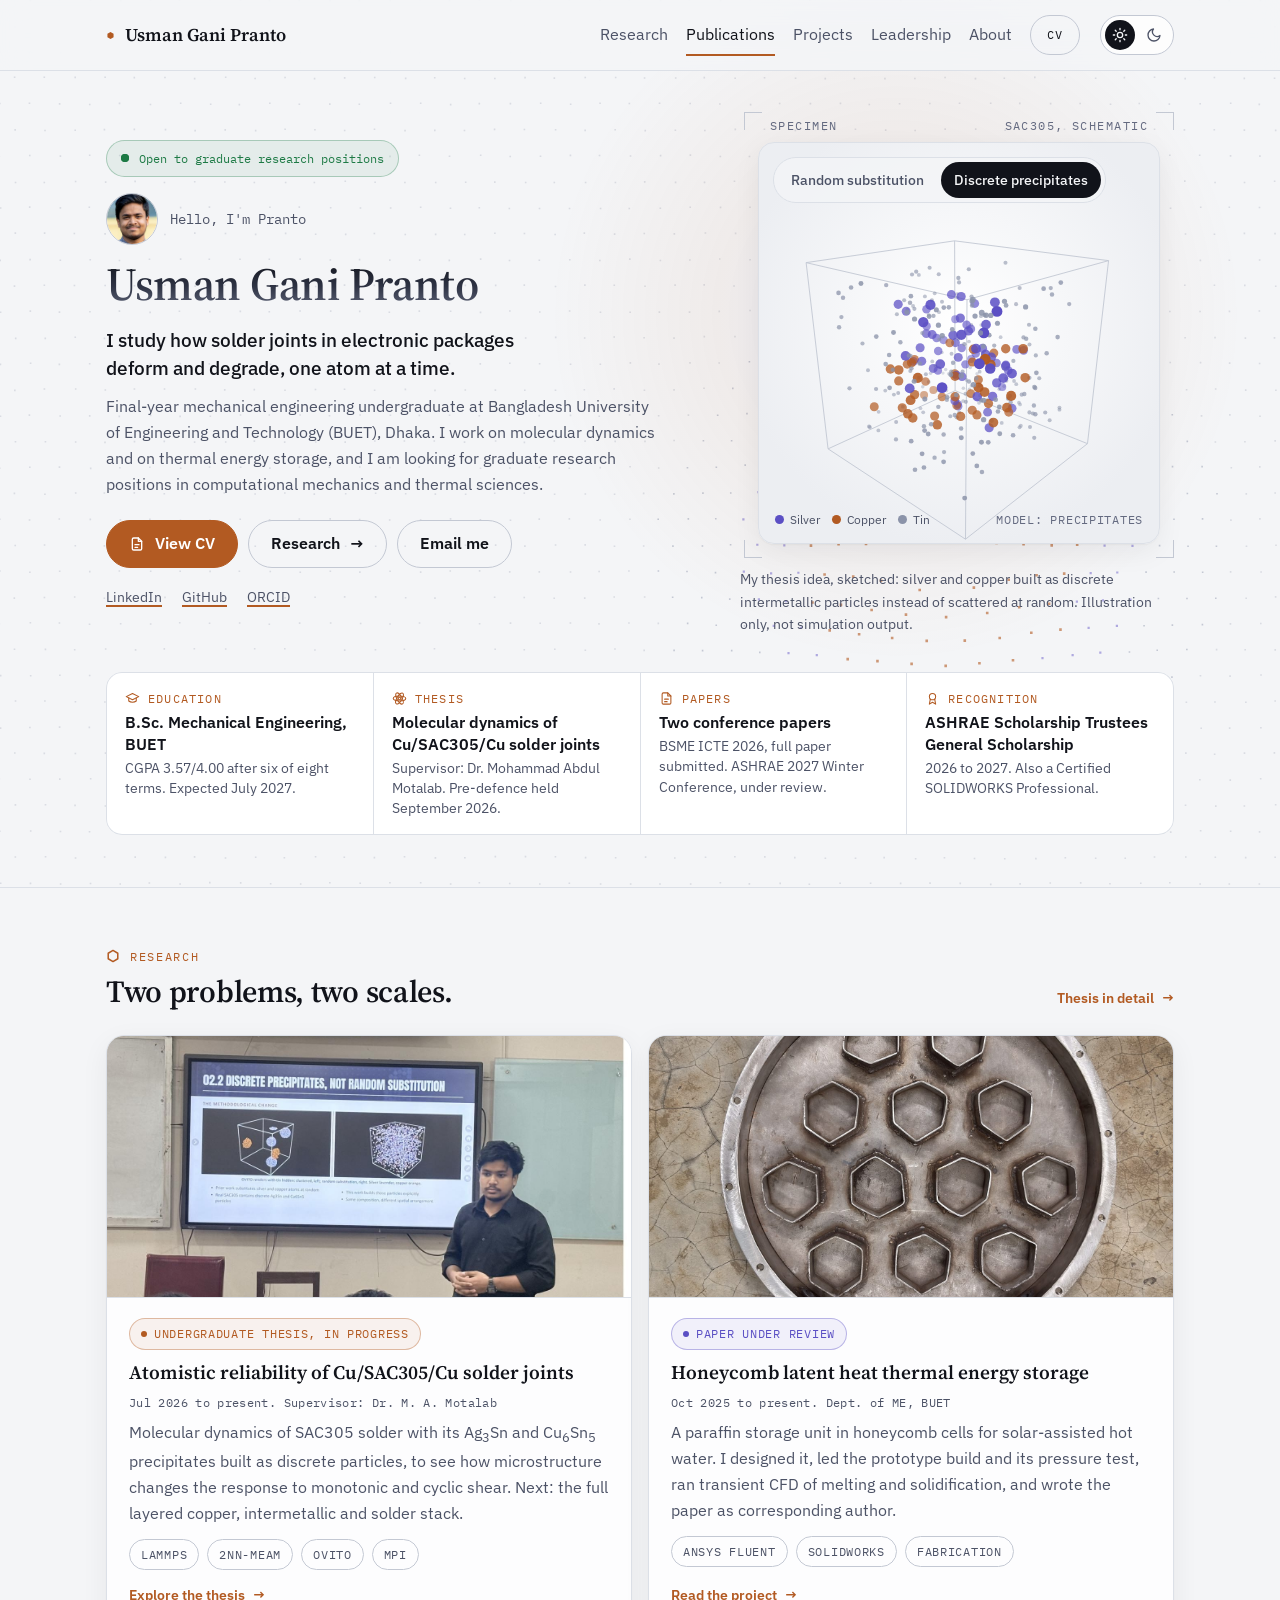
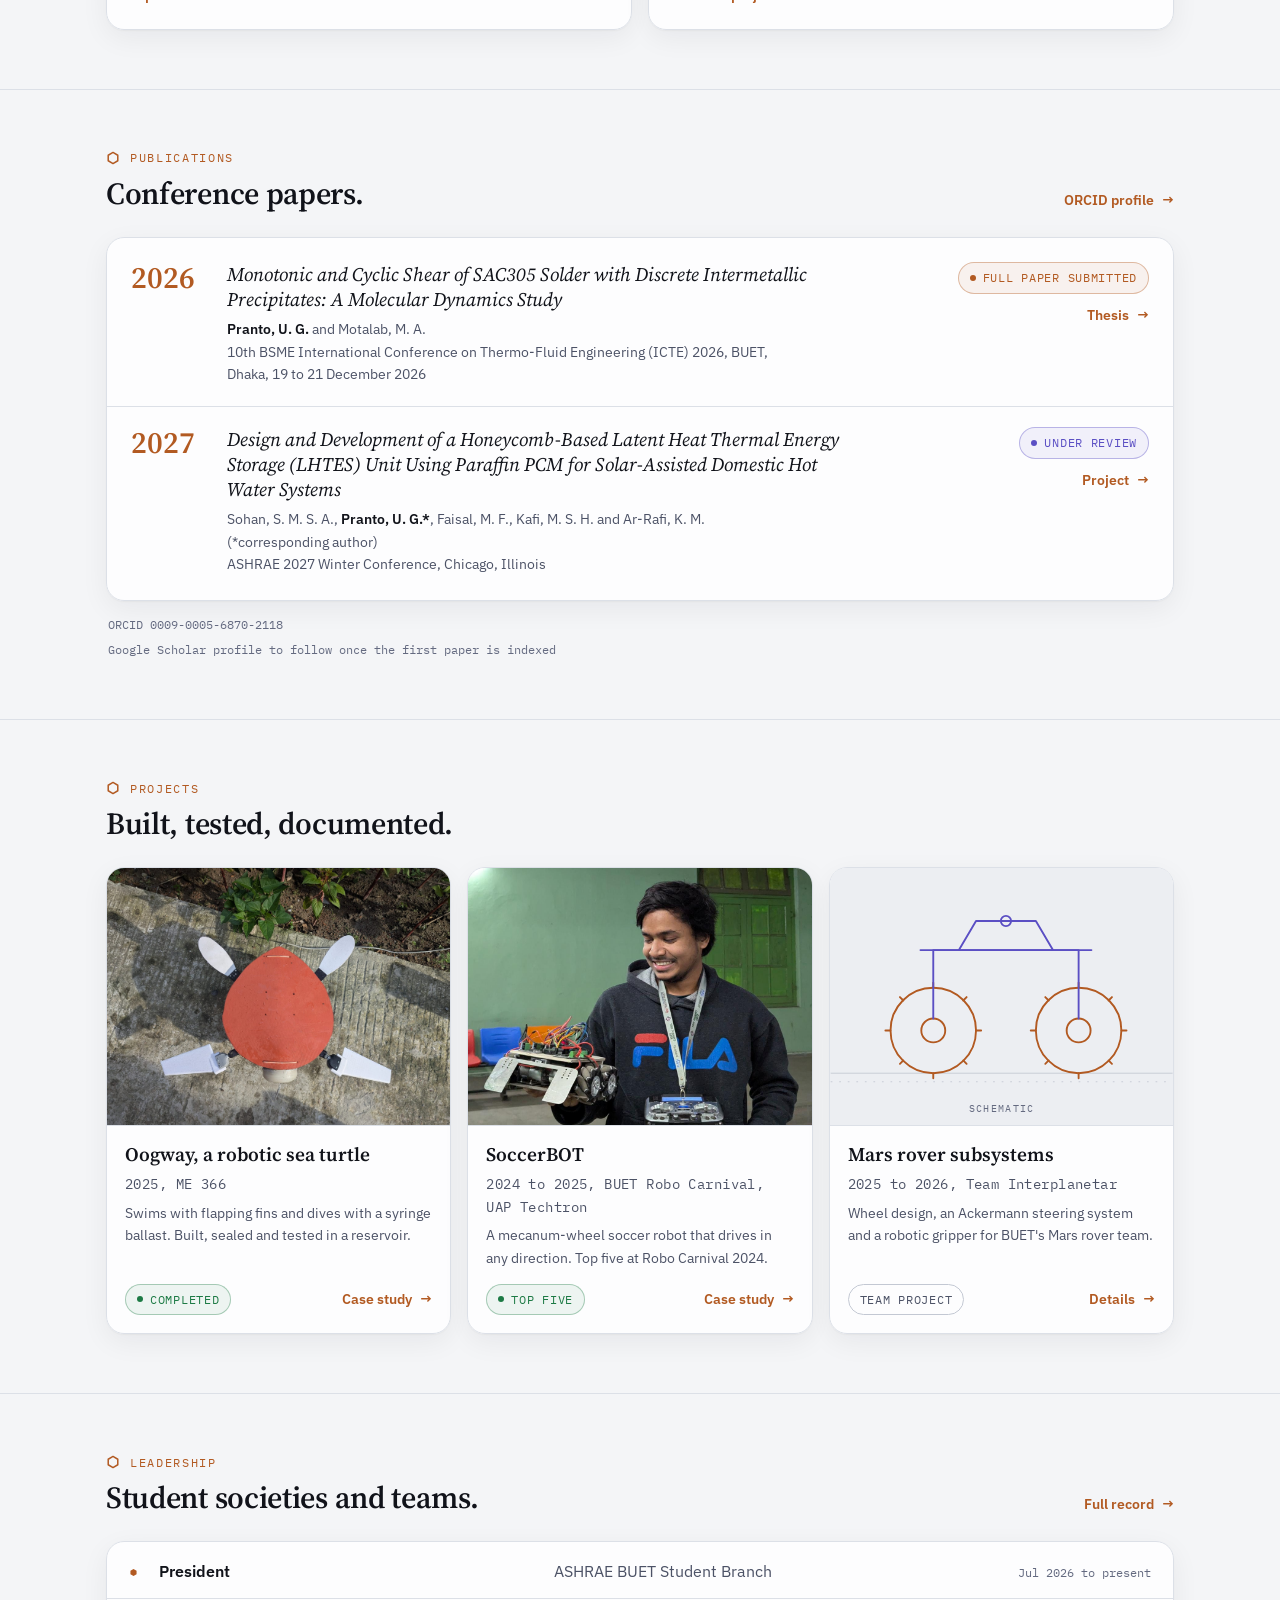
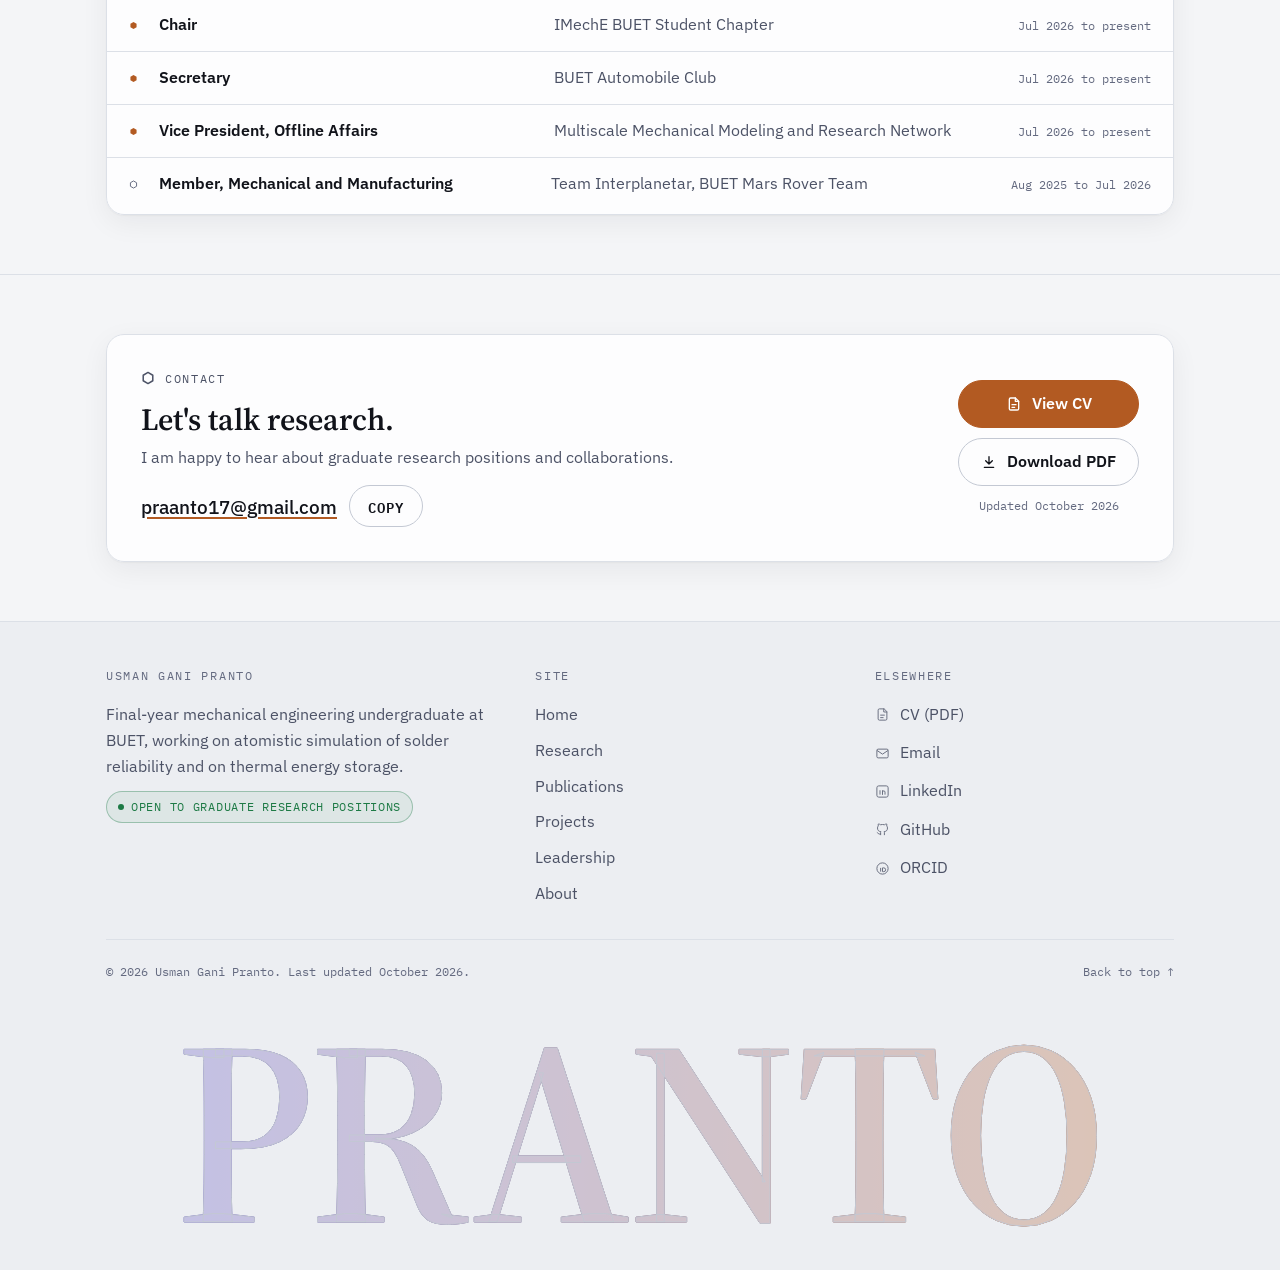
<file: index.html>
<!doctype html>
<html lang="en" data-theme="light">
<head>
<meta charset="utf-8">
<meta name="viewport" content="width=device-width, initial-scale=1, viewport-fit=cover">
<title>Usman Gani Pranto | Mechanical Engineering, BUET</title>
<meta name="description" content="Usman Gani Pranto is a final-year mechanical engineering undergraduate at BUET working on atomistic molecular dynamics of solder joint reliability and latent heat thermal energy storage.">
<meta property="og:title" content="Usman Gani Pranto | Mechanical Engineering, BUET">
<meta property="og:description" content="Usman Gani Pranto is a final-year mechanical engineering undergraduate at BUET working on atomistic molecular dynamics of solder joint reliability and latent heat thermal energy storage.">
<meta property="og:image" content="https://praaaanto.github.io/assets/portrait.jpg">
<meta property="og:url" content="https://praaaanto.github.io/">
<meta property="og:type" content="website">
<meta name="theme-color" content="#F4F5F7">
<link rel="icon" href="data:image/svg+xml,%3Csvg xmlns='http://www.w3.org/2000/svg' viewBox='0 0 64 64'%3E%3Crect width='64' height='64' rx='14' fill='%230B0E18'/%3E%3Ccircle cx='22' cy='26' r='9' fill='%23B3ADF5'/%3E%3Ccircle cx='42' cy='40' r='9' fill='%23E8955A'/%3E%3Ccircle cx='44' cy='18' r='4' fill='%235D6684'/%3E%3Ccircle cx='18' cy='46' r='4' fill='%235D6684'/%3E%3C/svg%3E">
<script>(function(){var t='light';try{t=localStorage.getItem('theme')==='dark'?'dark':'light';}catch(e){}var d=document.documentElement;d.setAttribute('data-theme',t);d.classList.add('js');})();</script>
<link rel="preconnect" href="https://fonts.googleapis.com">
<link rel="preconnect" href="https://fonts.gstatic.com" crossorigin>
<link href="https://fonts.googleapis.com/css2?family=IBM+Plex+Mono:wght@400;500&family=IBM+Plex+Sans:ital,wght@0,400;0,500;0,600;1,400&family=Source+Serif+4:ital,opsz,wght@0,8..60,400..700;1,8..60,400..600&display=swap" rel="stylesheet">
<link rel="stylesheet" href="assets/site.css">
<link rel="stylesheet" href="assets/home.css">
</head>
<body>
<a class="skip" href="#main">Skip to content</a>
<canvas id="field" aria-hidden="true"></canvas>
<div class="glow" aria-hidden="true"></div>
<div class="progress" aria-hidden="true"></div>
<div class="cursor-ring" aria-hidden="true"></div>
<div class="cursor-dot" aria-hidden="true"></div>

<header class="top">
  <div class="wrap">
    <a class="brand" href="index.html"><span class="dot"></span><b>Usman Gani Pranto</b><small>/ ME, BUET</small></a>
    <nav class="nav" aria-label="Site">
      <a href="#research">Research</a>
      <a href="#publications">Publications</a>
      <a href="#projects">Projects</a>
      <a href="leadership.html">Leadership</a>
      <a href="about.html">About</a>
      <a class="cta" href="assets/Usman_Gani_Pranto_CV.pdf" target="_blank" rel="noopener">CV</a>
    </nav>
    <button class="theme-toggle" type="button" aria-label="Switch to dark mode" aria-pressed="false">
      <span class="sun" aria-hidden="true"><svg viewBox="0 0 24 24" fill="none" stroke="currentColor" stroke-width="2" stroke-linecap="round"><circle cx="12" cy="12" r="4"/><path d="M12 2v2M12 20v2M4.9 4.9l1.4 1.4M17.7 17.7l1.4 1.4M2 12h2M20 12h2M4.9 19.1l1.4-1.4M17.7 6.3l1.4-1.4"/></svg></span>
      <span class="moon" aria-hidden="true"><svg viewBox="0 0 24 24" fill="none" stroke="currentColor" stroke-width="2" stroke-linecap="round" stroke-linejoin="round"><path d="M21 12.8A9 9 0 1111.2 3a7 7 0 009.8 9.8z"/></svg></span>
    </button>
  </div>
</header>

<main id="main">

<div class="wrap" id="top">
  <div class="hero">
    <div>
      <p class="pill" data-reveal><span class="pulse"></span>Open to graduate research positions</p>
      <p class="hello" data-reveal><img src="assets/avatar.jpg" alt="" width="52" height="52">Hello, I'm Pranto</p>
      <h1><span class="line"><span>Usman Gani Pranto</span></span></h1>
      <p class="lede" data-reveal>I study how solder joints in electronic packages deform and degrade, one atom at a time.</p>
      <p class="sublede" data-reveal>Final-year mechanical engineering undergraduate at Bangladesh University of Engineering and Technology (BUET), Dhaka. I work on molecular dynamics and on thermal energy storage, and I am looking for graduate research positions in computational mechanics and thermal sciences.</p>
      <div class="actions" data-reveal>
        <a class="btn primary" href="assets/Usman_Gani_Pranto_CV.pdf" target="_blank" rel="noopener"><svg class="dl" viewBox="0 0 24 24" width="16" height="16" fill="none" stroke="currentColor" stroke-width="2" stroke-linecap="round" stroke-linejoin="round" aria-hidden="true"><path d="M14 3H7a2 2 0 00-2 2v14a2 2 0 002 2h10a2 2 0 002-2V8z"/><path d="M14 3v5h5M9 13h6M9 17h4"/></svg>View CV</a>
        <a class="btn" href="#research">Research <span class="arr" aria-hidden="true">&rarr;</span></a>
        <a class="btn" href="mailto:praanto17@gmail.com">Email me</a>
      </div>
      <div class="profiles" data-reveal>
        <a href="https://www.linkedin.com/in/praaaanto/" rel="noopener">LinkedIn</a>
        <a href="https://github.com/praaaanto" rel="noopener">GitHub</a>
        <a href="https://orcid.org/0009-0005-6870-2118" rel="noopener">ORCID</a>
      </div>
    </div>
    <div data-reveal>
      <div class="finder">
        <span class="corner tl"></span><span class="corner tr"></span><span class="corner bl"></span><span class="corner br"></span>
        <span class="label l">Specimen</span><span class="label r">SAC305, schematic</span>
        <div class="viewport">
          <canvas id="atoms" role="img" aria-label="Animated sketch of a solder simulation cell. Silver and copper atoms move from random positions into discrete clusters."></canvas>
          <div class="switch" role="group" aria-label="Microstructure model">
            <button type="button" id="btn-random" aria-pressed="false">Random substitution</button>
            <button type="button" id="btn-cluster" aria-pressed="true">Discrete precipitates</button>
          </div>
          <div class="legend" aria-hidden="true">
            <span><i style="background:var(--silver)"></i>Silver</span>
            <span><i style="background:var(--copper)"></i>Copper</span>
            <span><i style="background:var(--tin)"></i>Tin</span>
          </div>
          <div class="readout" id="readout" aria-live="polite">Model: precipitates</div>
        </div>
      </div>
      <p class="caption">My thesis idea, sketched: silver and copper built as discrete intermetallic particles instead of scattered at random. Illustration only, not simulation output.</p>
    </div>
  </div>

  <dl class="glance" data-reveal>
    <div><dt><svg viewBox="0 0 24 24" fill="none" stroke="currentColor" stroke-width="1.7" stroke-linecap="round" stroke-linejoin="round" aria-hidden="true"><path d="M2 9l10-5 10 5-10 5z"/><path d="M6 11v5c3 2.5 9 2.5 12 0v-5"/></svg>Education</dt><dd><b>B.Sc. Mechanical Engineering, BUET</b><span>CGPA 3.57/4.00 after six of eight terms. Expected July 2027.</span></dd></div>
    <div><dt><svg viewBox="0 0 24 24" fill="none" stroke="currentColor" stroke-width="1.7" stroke-linecap="round" stroke-linejoin="round" aria-hidden="true"><circle cx="12" cy="12" r="2"/><ellipse cx="12" cy="12" rx="10" ry="4"/><ellipse cx="12" cy="12" rx="10" ry="4" transform="rotate(60 12 12)"/><ellipse cx="12" cy="12" rx="10" ry="4" transform="rotate(120 12 12)"/></svg>Thesis</dt><dd><b>Molecular dynamics of Cu/SAC305/Cu solder joints</b><span>Supervisor: Dr. Mohammad Abdul Motalab. Pre-defence held September 2026.</span></dd></div>
    <div><dt><svg viewBox="0 0 24 24" fill="none" stroke="currentColor" stroke-width="1.7" stroke-linecap="round" stroke-linejoin="round" aria-hidden="true"><path d="M14 3H7a2 2 0 00-2 2v14a2 2 0 002 2h10a2 2 0 002-2V8z"/><path d="M14 3v5h5M9 13h6M9 17h4"/></svg>Papers</dt><dd><b>Two conference papers</b><span>BSME ICTE 2026, full paper submitted. ASHRAE 2027 Winter Conference, under review.</span></dd></div>
    <div><dt><svg viewBox="0 0 24 24" fill="none" stroke="currentColor" stroke-width="1.7" stroke-linecap="round" stroke-linejoin="round" aria-hidden="true"><circle cx="12" cy="9" r="5"/><path d="M8.5 13l-1.5 8 5-3 5 3-1.5-8"/></svg>Recognition</dt><dd><b>ASHRAE Scholarship Trustees General Scholarship</b><span>2026 to 2027. Also a Certified SOLIDWORKS Professional.</span></dd></div>
  </dl>
</div>

<section class="sec" id="research">
  <div class="wrap">
    <div class="shead">
      <div><p class="eyebrow">Research</p><h2 data-split>Two problems, two scales.</h2></div>
      <a class="linkarrow" href="research/thesis.html">Thesis in detail <span class="arr" aria-hidden="true">&rarr;</span></a>
    </div>
    <div class="duo-cards">
      <a class="card rcard" href="research/thesis.html" data-reveal>
        <div class="pic"><img src="assets/predefence.jpg" alt="Pranto presenting the discrete precipitate model at his thesis pre-defence" width="1288" height="952" loading="lazy" style="object-position:50% 40%"></div>
        <div class="in">
          <span class="chip dot live">Undergraduate thesis, in progress</span>
          <h3>Atomistic reliability of Cu/SAC305/Cu solder joints</h3>
          <p class="meta">Jul 2026 to present. Supervisor: Dr. M. A. Motalab</p>
          <p>Molecular dynamics of SAC305 solder with its Ag<sub>3</sub>Sn and Cu<sub>6</sub>Sn<sub>5</sub> precipitates built as discrete particles, to see how microstructure changes the response to monotonic and cyclic shear. Next: the full layered copper, intermetallic and solder stack.</p>
          <ul class="chips" aria-label="Methods"><li class="chip">LAMMPS</li><li class="chip">2NN-MEAM</li><li class="chip">OVITO</li><li class="chip">MPI</li></ul>
          <span class="linkarrow">Explore the thesis <span class="arr" aria-hidden="true">&rarr;</span></span>
        </div>
      </a>
      <a class="card rcard" href="projects/lhtes.html" data-reveal>
        <div class="pic"><img src="assets/lhtes/shell-open.jpg" alt="The honeycomb thermal storage prototype with its cover removed" loading="lazy" style="object-position:50% 55%"></div>
        <div class="in">
          <span class="chip dot review">Paper under review</span>
          <h3>Honeycomb latent heat thermal energy storage</h3>
          <p class="meta">Oct 2025 to present. Dept. of ME, BUET</p>
          <p>A paraffin storage unit in honeycomb cells for solar-assisted hot water. I designed it, led the prototype build and its pressure test, ran transient CFD of melting and solidification, and wrote the paper as corresponding author.</p>
          <ul class="chips" aria-label="Methods"><li class="chip">ANSYS Fluent</li><li class="chip">SolidWorks</li><li class="chip">Fabrication</li></ul>
          <span class="linkarrow">Read the project <span class="arr" aria-hidden="true">&rarr;</span></span>
        </div>
      </a>
    </div>
  </div>
</section>

<section class="sec" id="publications">
  <div class="wrap">
    <div class="shead">
      <div><p class="eyebrow">Publications</p><h2 data-split>Conference papers.</h2></div>
      <a class="linkarrow" href="https://orcid.org/0009-0005-6870-2118" rel="noopener">ORCID profile <span class="arr" aria-hidden="true">&rarr;</span></a>
    </div>
    <div class="card publist" data-reveal>
      <article class="pubrow">
        <div class="year">2026</div>
        <div>
          <p class="title">Monotonic and Cyclic Shear of SAC305 Solder with Discrete Intermetallic Precipitates: A Molecular Dynamics Study</p>
          <p class="authors"><strong>Pranto, U. G.</strong> and Motalab, M. A.</p>
          <p class="venue">10th BSME International Conference on Thermo-Fluid Engineering (ICTE) 2026, BUET, Dhaka, 19 to 21 December 2026</p>
        </div>
        <div class="side"><span class="chip dot live">Full paper submitted</span><a class="linkarrow" href="research/thesis.html">Thesis <span class="arr" aria-hidden="true">&rarr;</span></a></div>
      </article>
      <article class="pubrow">
        <div class="year">2027</div>
        <div>
          <p class="title">Design and Development of a Honeycomb-Based Latent Heat Thermal Energy Storage (LHTES) Unit Using Paraffin PCM for Solar-Assisted Domestic Hot Water Systems</p>
          <p class="authors">Sohan, S. M. S. A., <strong>Pranto, U. G.*</strong>, Faisal, M. F., Kafi, M. S. H. and Ar-Rafi, K. M. (*corresponding author)</p>
          <p class="venue">ASHRAE 2027 Winter Conference, Chicago, Illinois</p>
        </div>
        <div class="side"><span class="chip dot review">Under review</span><a class="linkarrow" href="projects/lhtes.html">Project <span class="arr" aria-hidden="true">&rarr;</span></a></div>
      </article>
    </div>
    <p class="pubnote" data-reveal><span>ORCID 0009-0005-6870-2118</span><span>Google Scholar profile to follow once the first paper is indexed</span></p>
  </div>
</section>

<section class="sec" id="projects">
  <div class="wrap">
    <div class="shead">
      <div><p class="eyebrow">Projects</p><h2 data-split>Built, tested, documented.</h2></div>
    </div>
    <div class="tri">
      <a class="card pcard" href="projects/oogway.html" data-reveal>
        <div class="pic"><img src="assets/oogway/top.jpg" alt="Oogway, the robotic sea turtle, seen from above with its four fins" loading="lazy"></div>
        <div class="in"><h3>Oogway, a robotic sea turtle</h3><p class="meta">2025, ME 366</p><p>Swims with flapping fins and dives with a syringe ballast. Built, sealed and tested in a reservoir.</p>
        <div class="foot"><span class="chip dot done">Completed</span><span class="linkarrow">Case study <span class="arr" aria-hidden="true">&rarr;</span></span></div></div>
      </a>
      <a class="card pcard" href="projects/soccerbot.html" data-reveal>
        <div class="pic"><img src="assets/soccerbot/v1-closeup.jpg" alt="Pranto with SoccerBOT, a mecanum-wheel robot" loading="lazy" style="object-position:30% 60%"></div>
        <div class="in"><h3>SoccerBOT</h3><p class="meta">2024 to 2025, BUET Robo Carnival, UAP Techtron</p><p>A mecanum-wheel soccer robot that drives in any direction. Top five at Robo Carnival 2024.</p>
        <div class="foot"><span class="chip dot done">Top five</span><span class="linkarrow">Case study <span class="arr" aria-hidden="true">&rarr;</span></span></div></div>
      </a>
      <a class="card pcard" href="leadership.html#interplanetar" data-reveal>
        <div class="pic"><svg class="ill" viewBox="0 0 400 300" role="img" aria-label="Line illustration of a rover wheel and steering linkage">
          <rect width="400" height="300" fill="var(--bg-2)"/>
          <g fill="none" stroke="var(--line-2)" stroke-width="1"><path d="M0 240h400"/><path d="M0 250h400" stroke-dasharray="2 8"/></g>
          <g fill="none" stroke="var(--copper)" stroke-width="2.2" stroke-linecap="round" stroke-linejoin="round">
            <circle cx="120" cy="190" r="50"/><circle cx="120" cy="190" r="14"/>
            <path d="M120 140v-6M120 246v-6M70 190h-6M176 190h-6M85 155l-4-4M159 229l-4-4M85 225l-4 4M159 151l-4 4"/>
            <circle cx="290" cy="190" r="50"/><circle cx="290" cy="190" r="14"/>
            <path d="M290 140v-6M290 246v-6M240 190h-6M346 190h-6M255 155l-4-4M329 229l-4-4M255 225l-4 4M329 151l-4 4"/>
          </g>
          <g fill="none" stroke="var(--silver)" stroke-width="2.2" stroke-linecap="round" stroke-linejoin="round">
            <path d="M120 176V96h170v80"/><path d="M150 96l20-34h70l20 34"/><path d="M105 96h200"/><circle cx="205" cy="62" r="6"/>
          </g>
          <text x="200" y="285" text-anchor="middle" font-family="IBM Plex Mono, monospace" font-size="12" fill="var(--faint)" letter-spacing="1.5">SCHEMATIC</text>
        </svg></div>
        <div class="in"><h3>Mars rover subsystems</h3><p class="meta">2025 to 2026, Team Interplanetar</p><p>Wheel design, an Ackermann steering system and a robotic gripper for BUET's Mars rover team.</p>
        <div class="foot"><span class="chip">Team project</span><span class="linkarrow">Details <span class="arr" aria-hidden="true">&rarr;</span></span></div></div>
      </a>
    </div>
  </div>
</section>

<section class="sec" id="leadership">
  <div class="wrap">
    <div class="shead">
      <div><p class="eyebrow">Leadership</p><h2 data-split>Student societies and teams.</h2></div>
      <a class="linkarrow" href="leadership.html">Full record <span class="arr" aria-hidden="true">&rarr;</span></a>
    </div>
    <ul class="card rolelist" data-reveal>
      <li class="now"><b>President</b><span>ASHRAE BUET Student Branch</span><time>Jul 2026 to present</time></li>
      <li class="now"><b>Chair</b><span>IMechE BUET Student Chapter</span><time>Jul 2026 to present</time></li>
      <li class="now"><b>Secretary</b><span>BUET Automobile Club</span><time>Jul 2026 to present</time></li>
      <li class="now"><b>Vice President, Offline Affairs</b><span>Multiscale Mechanical Modeling and Research Network</span><time>Jul 2026 to present</time></li>
      <li><b>Member, Mechanical and Manufacturing</b><span>Team Interplanetar, BUET Mars Rover Team</span><time>Aug 2025 to Jul 2026</time></li>
    </ul>
  </div>
</section>

<section class="sec" id="contact">
  <div class="wrap">
    <div class="card contact-card" data-reveal>
      <div>
        <p class="eyebrow">Contact</p>
        <h2>Let's talk research.</h2>
        <p>I am happy to hear about graduate research positions and collaborations.</p>
        <div class="mailrow">
          <a class="mail" href="mailto:praanto17@gmail.com">praanto17@gmail.com</a>
          <button class="btn sm copy" type="button" id="copy" data-email="praanto17@gmail.com">Copy</button>
        </div>
      </div>
      <div class="stack">
        <a class="btn primary" href="assets/Usman_Gani_Pranto_CV.pdf" target="_blank" rel="noopener"><svg class="dl" viewBox="0 0 24 24" width="16" height="16" fill="none" stroke="currentColor" stroke-width="2" stroke-linecap="round" stroke-linejoin="round" aria-hidden="true"><path d="M14 3H7a2 2 0 00-2 2v14a2 2 0 002 2h10a2 2 0 002-2V8z"/><path d="M14 3v5h5M9 13h6M9 17h4"/></svg>View CV</a>
        <a class="btn" href="assets/Usman_Gani_Pranto_CV.pdf" download="Usman_Gani_Pranto_CV.pdf"><svg class="dl" viewBox="0 0 24 24" width="16" height="16" fill="none" stroke="currentColor" stroke-width="2" stroke-linecap="round" stroke-linejoin="round" aria-hidden="true"><path d="M12 4v11M7 10l5 5 5-5M5 20h14"/></svg>Download PDF</a>
        <span class="cvnote">Updated October 2026</span>
      </div>
    </div>
  </div>
</section>

</main>

<footer>
  <div class="wrap">
    <div class="fgrid">
      <div>
        <h4>Usman Gani Pranto</h4>
        <p>Final-year mechanical engineering undergraduate at BUET, working on atomistic simulation of solder reliability and on thermal energy storage.</p>
        <ul class="chips" style="flex-direction:row;gap:8px"><li class="chip dot done">Open to graduate research positions</li></ul>
      </div>
      <div>
        <h4>Site</h4>
        <ul><li><a href="index.html">Home</a></li><li><a href="#research">Research</a></li><li><a href="#publications">Publications</a></li><li><a href="#projects">Projects</a></li><li><a href="leadership.html">Leadership</a></li><li><a href="about.html">About</a></li></ul>
      </div>
      <div>
        <h4>Elsewhere</h4>
        <ul>
          <li><a href="assets/Usman_Gani_Pranto_CV.pdf" target="_blank" rel="noopener"><svg viewBox="0 0 24 24" fill="none" stroke="currentColor" stroke-width="1.6" stroke-linecap="round" stroke-linejoin="round"><path d="M14 3H7a2 2 0 00-2 2v14a2 2 0 002 2h10a2 2 0 002-2V8z"/><path d="M14 3v5h5M9 13h6M9 17h4"/></svg>CV (PDF)</a></li>
          <li><a href="mailto:praanto17@gmail.com"><svg viewBox="0 0 24 24" fill="none" stroke="currentColor" stroke-width="1.6"><rect x="3" y="5" width="18" height="14" rx="2"/><path d="M3 7l9 6 9-6"/></svg>Email</a></li>
          <li><a href="https://www.linkedin.com/in/praaaanto/" rel="noopener"><svg viewBox="0 0 24 24" fill="none" stroke="currentColor" stroke-width="1.6"><rect x="3" y="3" width="18" height="18" rx="3"/><path d="M8 10v7M8 7v.01M12 17v-4a2 2 0 014 0v4M12 10v7"/></svg>LinkedIn</a></li>
          <li><a href="https://github.com/praaaanto" rel="noopener"><svg viewBox="0 0 24 24" fill="none" stroke="currentColor" stroke-width="1.6"><path d="M9 19c-4 1.5-4-2-6-2.5M15 21v-3.5c0-1 .1-1.4-.5-2 2.8-.3 5.5-1.4 5.5-6a4.6 4.6 0 00-1.3-3.2 4.2 4.2 0 00-.1-3.2s-1.1-.3-3.5 1.3a12 12 0 00-6.2 0C6.5 2.8 5.4 3.1 5.4 3.1a4.2 4.2 0 00-.1 3.2A4.6 4.6 0 004 9.5c0 4.6 2.7 5.7 5.5 6-.6.6-.6 1.2-.5 2V21"/></svg>GitHub</a></li>
          <li><a href="https://orcid.org/0009-0005-6870-2118" rel="noopener"><svg viewBox="0 0 24 24" fill="none" stroke="currentColor" stroke-width="1.6"><circle cx="12" cy="12" r="9"/><path d="M9 8v.01M9 11v6M12 11v6h2a3 3 0 000-6z"/></svg>ORCID</a></li>
        </ul>
      </div>
    </div>
    <div class="fbar">
      <span>&copy; 2026 Usman Gani Pranto. Last updated October 2026.</span>
      <button type="button" id="totop">Back to top &uarr;</button>
    </div>
  </div>
  <div class="giant" aria-hidden="true">PRANTO</div>
</footer>

<script src="assets/site.js"></script>
<script src="assets/specimen.js"></script>
</body>
</html>
</file>
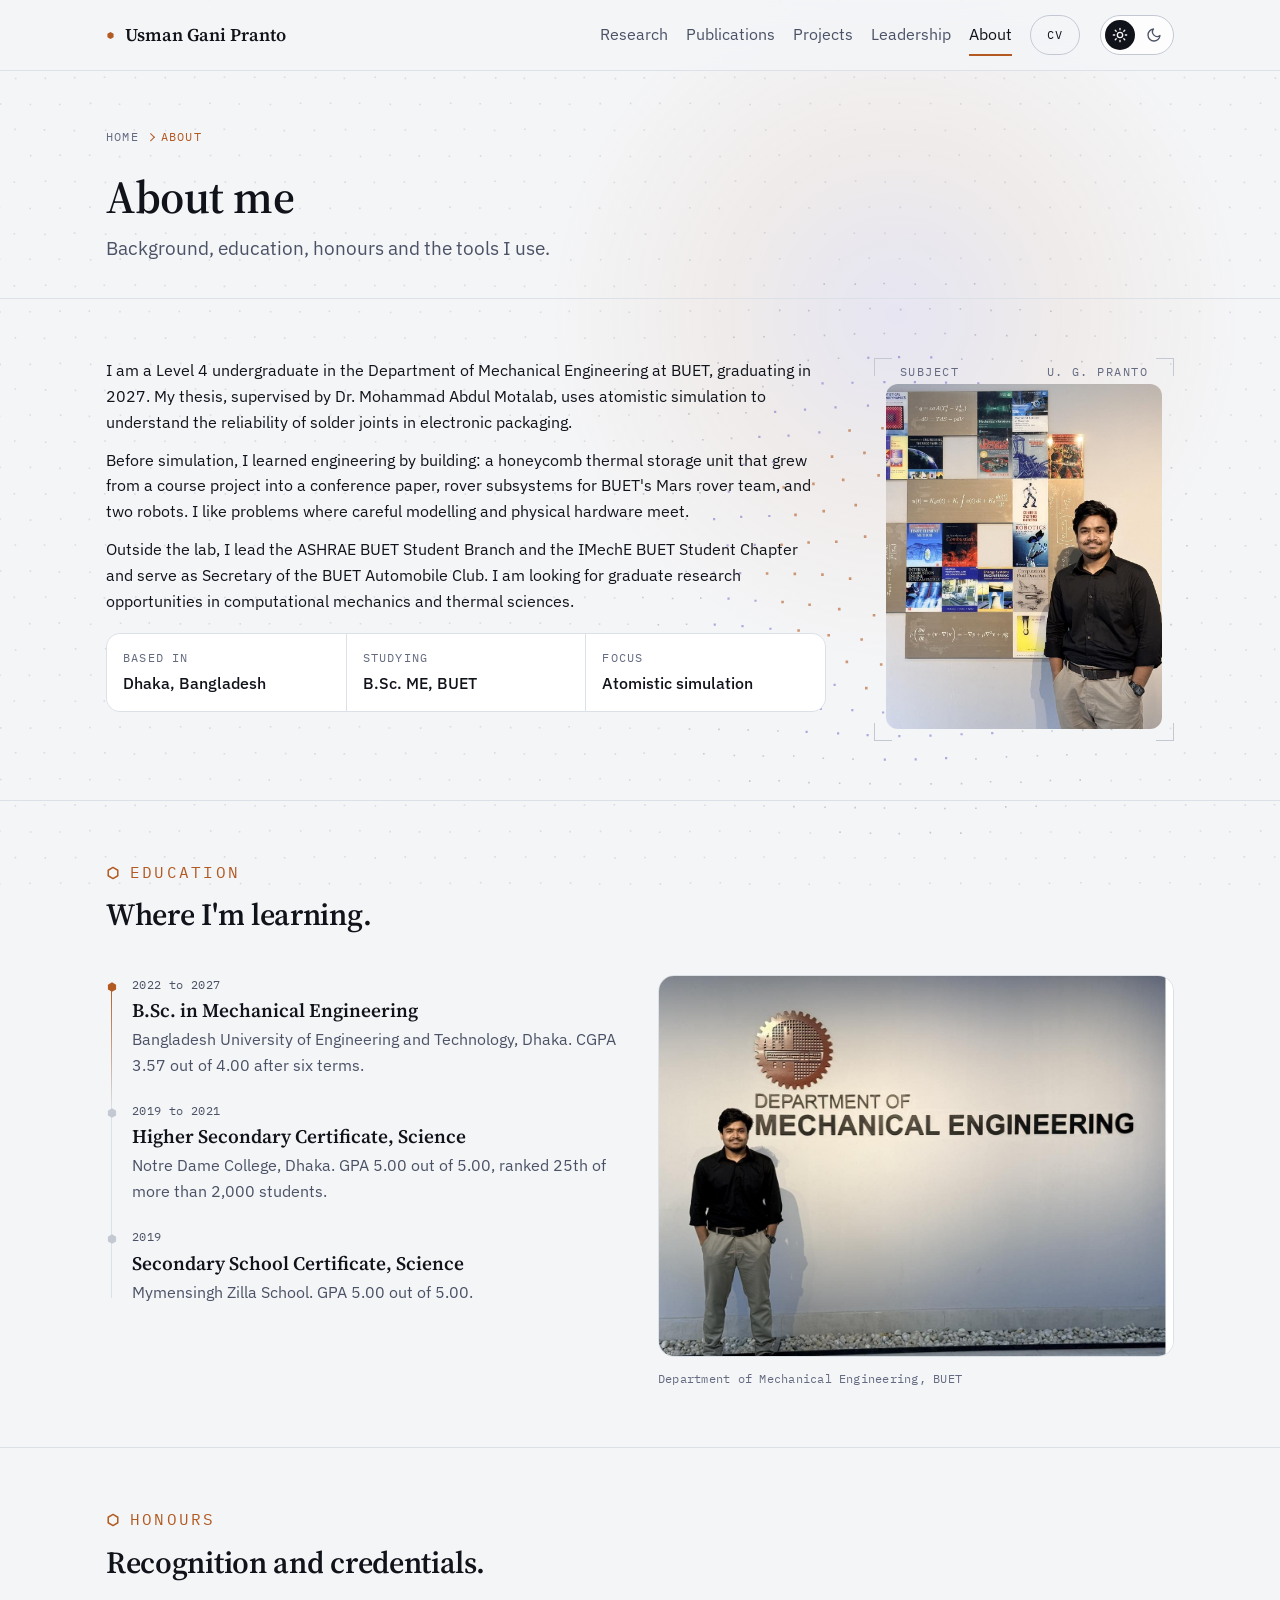
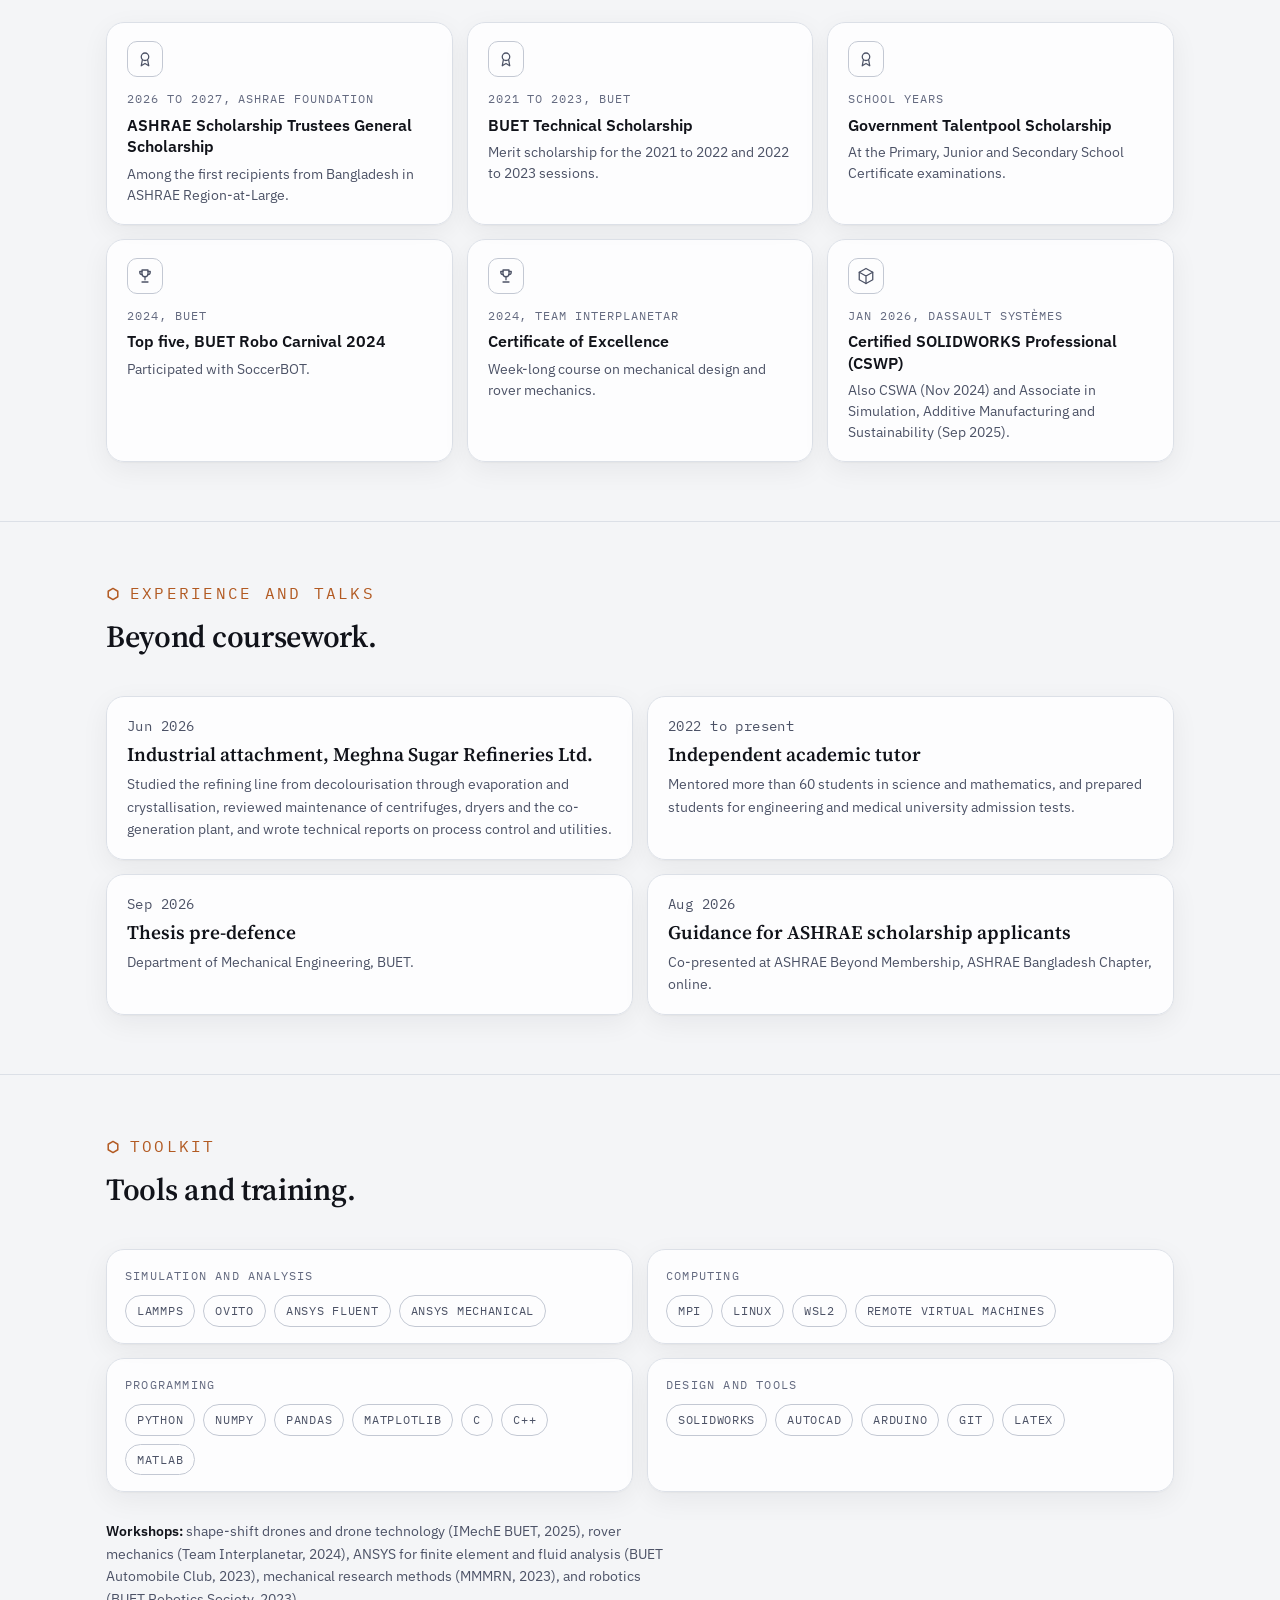
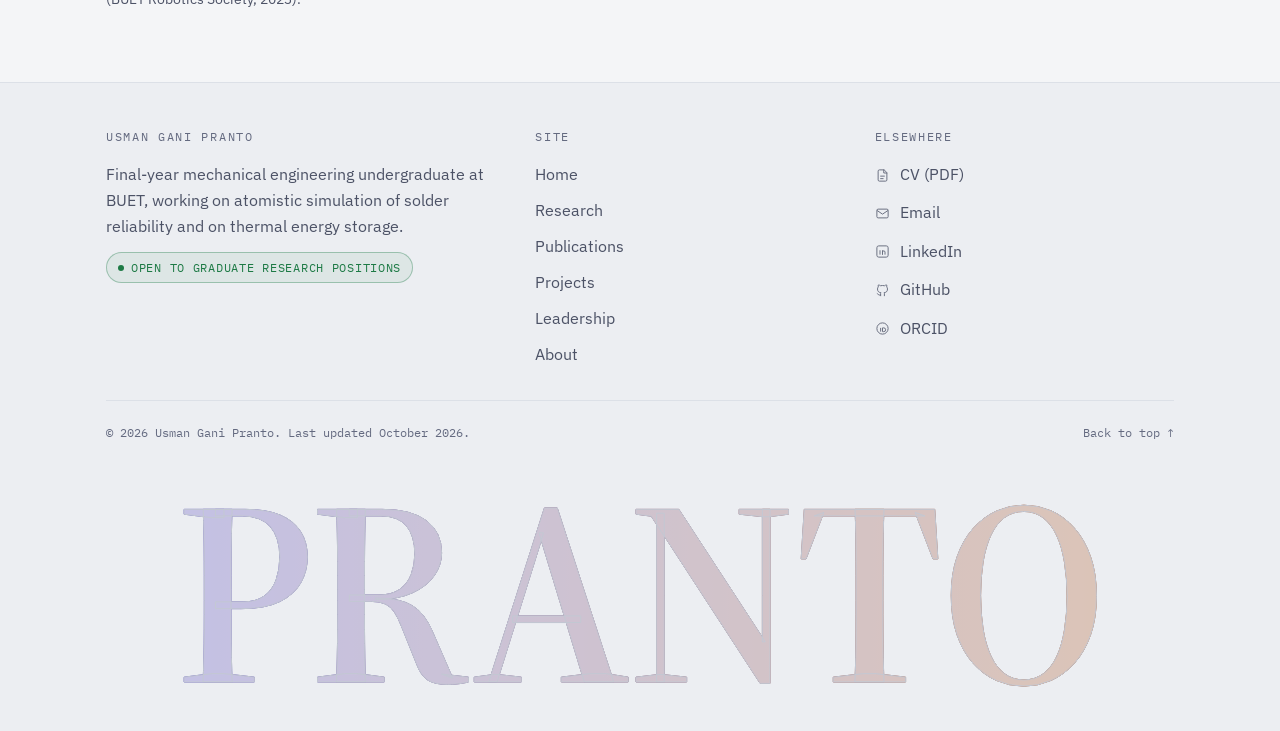
<file: about.html>
<!doctype html>
<html lang="en" data-theme="light">
<head>
<meta charset="utf-8">
<meta name="viewport" content="width=device-width, initial-scale=1, viewport-fit=cover">
<title>About | Usman Gani Pranto</title>
<meta name="description" content="Background, education, honours, experience and toolkit of Usman Gani Pranto, mechanical engineering undergraduate at BUET.">
<meta property="og:title" content="About | Usman Gani Pranto">
<meta property="og:description" content="Background, education, honours, experience and toolkit of Usman Gani Pranto, mechanical engineering undergraduate at BUET.">
<meta property="og:image" content="https://praaaanto.github.io/assets/portrait.jpg">
<meta property="og:url" content="https://praaaanto.github.io/about.html">
<meta property="og:type" content="website">
<meta name="theme-color" content="#F4F5F7">
<link rel="icon" href="data:image/svg+xml,%3Csvg xmlns='http://www.w3.org/2000/svg' viewBox='0 0 64 64'%3E%3Crect width='64' height='64' rx='14' fill='%230B0E18'/%3E%3Ccircle cx='22' cy='26' r='9' fill='%23B3ADF5'/%3E%3Ccircle cx='42' cy='40' r='9' fill='%23E8955A'/%3E%3Ccircle cx='44' cy='18' r='4' fill='%235D6684'/%3E%3Ccircle cx='18' cy='46' r='4' fill='%235D6684'/%3E%3C/svg%3E">
<script>(function(){var t='light';try{t=localStorage.getItem('theme')==='dark'?'dark':'light';}catch(e){}var d=document.documentElement;d.setAttribute('data-theme',t);d.classList.add('js');})();</script>
<link rel="preconnect" href="https://fonts.googleapis.com">
<link rel="preconnect" href="https://fonts.gstatic.com" crossorigin>
<link href="https://fonts.googleapis.com/css2?family=IBM+Plex+Mono:wght@400;500&family=IBM+Plex+Sans:ital,wght@0,400;0,500;0,600;1,400&family=Source+Serif+4:ital,opsz,wght@0,8..60,400..700;1,8..60,400..600&display=swap" rel="stylesheet">
<link rel="stylesheet" href="assets/site.css">
<link rel="stylesheet" href="assets/home.css">
</head>
<body>
<a class="skip" href="#main">Skip to content</a>
<canvas id="field" aria-hidden="true"></canvas>
<div class="glow" aria-hidden="true"></div>
<div class="progress" aria-hidden="true"></div>
<div class="cursor-ring" aria-hidden="true"></div>
<div class="cursor-dot" aria-hidden="true"></div>

<header class="top">
  <div class="wrap">
    <a class="brand" href="index.html"><span class="dot"></span><b>Usman Gani Pranto</b><small>/ ME, BUET</small></a>
    <nav class="nav" aria-label="Site">
      <a href="index.html#research">Research</a>
      <a href="index.html#publications">Publications</a>
      <a href="index.html#projects">Projects</a>
      <a href="leadership.html">Leadership</a>
      <a href="about.html" class="active" aria-current="page">About</a>
      <a class="cta" href="assets/Usman_Gani_Pranto_CV.pdf" target="_blank" rel="noopener">CV</a>
    </nav>
    <button class="theme-toggle" type="button" aria-label="Switch to dark mode" aria-pressed="false">
      <span class="sun" aria-hidden="true"><svg viewBox="0 0 24 24" fill="none" stroke="currentColor" stroke-width="2" stroke-linecap="round"><circle cx="12" cy="12" r="4"/><path d="M12 2v2M12 20v2M4.9 4.9l1.4 1.4M17.7 17.7l1.4 1.4M2 12h2M20 12h2M4.9 19.1l1.4-1.4M17.7 6.3l1.4-1.4"/></svg></span>
      <span class="moon" aria-hidden="true"><svg viewBox="0 0 24 24" fill="none" stroke="currentColor" stroke-width="2" stroke-linecap="round" stroke-linejoin="round"><path d="M21 12.8A9 9 0 1111.2 3a7 7 0 009.8 9.8z"/></svg></span>
    </button>
  </div>
</header>

<main id="main">

<div class="wrap page-intro">
  <ol class="crumbs" data-reveal><li><a href="index.html">Home</a></li><li aria-current="page">About</li></ol>
  <h1 data-split>About me</h1>
  <p class="lede" data-reveal>Background, education, honours and the tools I use.</p>
</div>

<section class="block" id="bio">
  <div class="wrap">
    <div class="about">
      <div data-reveal>
        <p>I am a Level 4 undergraduate in the Department of Mechanical Engineering at BUET, graduating in 2027. My thesis, supervised by Dr. Mohammad Abdul Motalab, uses atomistic simulation to understand the reliability of solder joints in electronic packaging.</p>
        <p>Before simulation, I learned engineering by building: a honeycomb thermal storage unit that grew from a course project into a conference paper, rover subsystems for BUET's Mars rover team, and two robots. I like problems where careful modelling and physical hardware meet.</p>
        <p>Outside the lab, I lead the ASHRAE BUET Student Branch and the IMechE BUET Student Chapter and serve as Secretary of the BUET Automobile Club. I am looking for graduate research opportunities in computational mechanics and thermal sciences.</p>
        <dl class="facts">
          <div><dt>Based in</dt><dd>Dhaka, Bangladesh</dd></div>
          <div><dt>Studying</dt><dd>B.Sc. ME, BUET</dd></div>
          <div><dt>Focus</dt><dd>Atomistic simulation</dd></div>
        </dl>
      </div>
      <div class="finder" data-reveal>
        <span class="corner tl"></span><span class="corner tr"></span><span class="corner bl"></span><span class="corner br"></span>
        <span class="label l">Subject</span><span class="label r">U. G. Pranto</span>
        <img src="assets/portrait.jpg" alt="Usman Gani Pranto smiling in front of a wall of mechanical engineering textbooks" width="1036" height="1176" loading="lazy">
      </div>
    </div>
  </div>
</section>

<section class="block" id="education">
  <div class="wrap">
    <div class="head"><p class="eyebrow">Education</p><h2 data-split>Where I'm learning.</h2></div>
    <div class="split">
      <ul class="timeline" data-reveal>
        <li><p class="meta">2022 to 2027</p><h3>B.Sc. in Mechanical Engineering</h3><p>Bangladesh University of Engineering and Technology, Dhaka. CGPA 3.57 out of 4.00 after six terms.</p></li>
        <li><p class="meta">2019 to 2021</p><h3>Higher Secondary Certificate, Science</h3><p>Notre Dame College, Dhaka. GPA 5.00 out of 5.00, ranked 25th of more than 2,000 students.</p></li>
        <li><p class="meta">2019</p><h3>Secondary School Certificate, Science</h3><p>Mymensingh Zilla School. GPA 5.00 out of 5.00.</p></li>
      </ul>
      <figure data-reveal>
        <img src="assets/department.jpg" alt="Pranto standing beside the Department of Mechanical Engineering sign at BUET" width="1288" height="952" loading="lazy">
        <figcaption>Department of Mechanical Engineering, BUET</figcaption>
      </figure>
    </div>
  </div>
</section>

<section class="block" id="honours">
  <div class="wrap">
    <div class="head"><p class="eyebrow">Honours</p><h2 data-split>Recognition and credentials.</h2></div>
    <div class="body">
      <div class="grid3" data-reveal>
        <div class="card award"><span class="ico"><svg viewBox="0 0 24 24" fill="none" stroke="currentColor" stroke-width="1.7" stroke-linecap="round" stroke-linejoin="round" aria-hidden="true"><circle cx="12" cy="9" r="5"/><path d="M8.5 13l-1.5 8 5-3 5 3-1.5-8"/></svg></span><small>2026 to 2027, ASHRAE Foundation</small><strong>ASHRAE Scholarship Trustees General Scholarship</strong><span>Among the first recipients from Bangladesh in ASHRAE Region-at-Large.</span></div>
        <div class="card award"><span class="ico"><svg viewBox="0 0 24 24" fill="none" stroke="currentColor" stroke-width="1.7" stroke-linecap="round" stroke-linejoin="round" aria-hidden="true"><circle cx="12" cy="9" r="5"/><path d="M8.5 13l-1.5 8 5-3 5 3-1.5-8"/></svg></span><small>2021 to 2023, BUET</small><strong>BUET Technical Scholarship</strong><span>Merit scholarship for the 2021 to 2022 and 2022 to 2023 sessions.</span></div>
        <div class="card award"><span class="ico"><svg viewBox="0 0 24 24" fill="none" stroke="currentColor" stroke-width="1.7" stroke-linecap="round" stroke-linejoin="round" aria-hidden="true"><circle cx="12" cy="9" r="5"/><path d="M8.5 13l-1.5 8 5-3 5 3-1.5-8"/></svg></span><small>School years</small><strong>Government Talentpool Scholarship</strong><span>At the Primary, Junior and Secondary School Certificate examinations.</span></div>
        <div class="card award"><span class="ico"><svg viewBox="0 0 24 24" fill="none" stroke="currentColor" stroke-width="1.7" stroke-linecap="round" stroke-linejoin="round" aria-hidden="true"><path d="M8 4h8v5a4 4 0 01-8 0z"/><path d="M8 6H5v1a3 3 0 003 3M16 6h3v1a3 3 0 01-3 3M12 13v4M8 20h8"/></svg></span><small>2024, BUET</small><strong>Top five, BUET Robo Carnival 2024</strong><span>Participated with SoccerBOT.</span></div>
        <div class="card award"><span class="ico"><svg viewBox="0 0 24 24" fill="none" stroke="currentColor" stroke-width="1.7" stroke-linecap="round" stroke-linejoin="round" aria-hidden="true"><path d="M8 4h8v5a4 4 0 01-8 0z"/><path d="M8 6H5v1a3 3 0 003 3M16 6h3v1a3 3 0 01-3 3M12 13v4M8 20h8"/></svg></span><small>2024, Team Interplanetar</small><strong>Certificate of Excellence</strong><span>Week-long course on mechanical design and rover mechanics.</span></div>
        <div class="card award"><span class="ico"><svg viewBox="0 0 24 24" fill="none" stroke="currentColor" stroke-width="1.7" stroke-linecap="round" stroke-linejoin="round" aria-hidden="true"><path d="M12 2l9 5v10l-9 5-9-5V7z"/><path d="M12 22V12M21 7l-9 5-9-5"/></svg></span><small>Jan 2026, Dassault Syst&egrave;mes</small><strong>Certified SOLIDWORKS Professional (CSWP)</strong><span>Also CSWA (Nov 2024) and Associate in Simulation, Additive Manufacturing and Sustainability (Sep 2025).</span></div>
      </div>
    </div>
  </div>
</section>

<section class="block" id="experience">
  <div class="wrap">
    <div class="head"><p class="eyebrow">Experience and talks</p><h2 data-split>Beyond coursework.</h2></div>
    <div class="body">
      <div class="grid2" data-reveal>
        <div class="card exp"><p class="meta">Jun 2026</p><h3>Industrial attachment, Meghna Sugar Refineries Ltd.</h3><p>Studied the refining line from decolourisation through evaporation and crystallisation, reviewed maintenance of centrifuges, dryers and the co-generation plant, and wrote technical reports on process control and utilities.</p></div>
        <div class="card exp"><p class="meta">2022 to present</p><h3>Independent academic tutor</h3><p>Mentored more than 60 students in science and mathematics, and prepared students for engineering and medical university admission tests.</p></div>
        <div class="card exp"><p class="meta">Sep 2026</p><h3>Thesis pre-defence</h3><p>Department of Mechanical Engineering, BUET.</p></div>
        <div class="card exp"><p class="meta">Aug 2026</p><h3>Guidance for ASHRAE scholarship applicants</h3><p>Co-presented at ASHRAE Beyond Membership, ASHRAE Bangladesh Chapter, online.</p></div>
      </div>
    </div>
  </div>
</section>

<section class="block" id="toolkit">
  <div class="wrap">
    <div class="head"><p class="eyebrow">Toolkit</p><h2 data-split>Tools and training.</h2></div>
    <div class="body">
      <div class="grid2" data-reveal>
        <div class="card skill"><small>Simulation and analysis</small><ul class="chips"><li class="chip">LAMMPS</li><li class="chip">OVITO</li><li class="chip">ANSYS Fluent</li><li class="chip">ANSYS Mechanical</li></ul></div>
        <div class="card skill"><small>Computing</small><ul class="chips"><li class="chip">MPI</li><li class="chip">Linux</li><li class="chip">WSL2</li><li class="chip">Remote virtual machines</li></ul></div>
        <div class="card skill"><small>Programming</small><ul class="chips"><li class="chip">Python</li><li class="chip">NumPy</li><li class="chip">pandas</li><li class="chip">Matplotlib</li><li class="chip">C</li><li class="chip">C++</li><li class="chip">MATLAB</li></ul></div>
        <div class="card skill"><small>Design and tools</small><ul class="chips"><li class="chip">SolidWorks</li><li class="chip">AutoCAD</li><li class="chip">Arduino</li><li class="chip">Git</li><li class="chip">LaTeX</li></ul></div>
      </div>
      <p data-reveal style="color:var(--muted);font-size:var(--fs-sm)"><b style="color:var(--text);font-weight:600">Workshops:</b> shape-shift drones and drone technology (IMechE BUET, 2025), rover mechanics (Team Interplanetar, 2024), ANSYS for finite element and fluid analysis (BUET Automobile Club, 2023), mechanical research methods (MMMRN, 2023), and robotics (BUET Robotics Society, 2023).</p>
    </div>
  </div>
</section>

</main>

<footer>
  <div class="wrap">
    <div class="fgrid">
      <div>
        <h4>Usman Gani Pranto</h4>
        <p>Final-year mechanical engineering undergraduate at BUET, working on atomistic simulation of solder reliability and on thermal energy storage.</p>
        <ul class="chips" style="flex-direction:row;gap:8px"><li class="chip dot done">Open to graduate research positions</li></ul>
      </div>
      <div>
        <h4>Site</h4>
        <ul><li><a href="index.html">Home</a></li><li><a href="index.html#research">Research</a></li><li><a href="index.html#publications">Publications</a></li><li><a href="index.html#projects">Projects</a></li><li><a href="leadership.html">Leadership</a></li><li><a href="about.html">About</a></li></ul>
      </div>
      <div>
        <h4>Elsewhere</h4>
        <ul>
          <li><a href="assets/Usman_Gani_Pranto_CV.pdf" target="_blank" rel="noopener"><svg viewBox="0 0 24 24" fill="none" stroke="currentColor" stroke-width="1.6" stroke-linecap="round" stroke-linejoin="round"><path d="M14 3H7a2 2 0 00-2 2v14a2 2 0 002 2h10a2 2 0 002-2V8z"/><path d="M14 3v5h5M9 13h6M9 17h4"/></svg>CV (PDF)</a></li>
          <li><a href="mailto:praanto17@gmail.com"><svg viewBox="0 0 24 24" fill="none" stroke="currentColor" stroke-width="1.6"><rect x="3" y="5" width="18" height="14" rx="2"/><path d="M3 7l9 6 9-6"/></svg>Email</a></li>
          <li><a href="https://www.linkedin.com/in/praaaanto/" rel="noopener"><svg viewBox="0 0 24 24" fill="none" stroke="currentColor" stroke-width="1.6"><rect x="3" y="3" width="18" height="18" rx="3"/><path d="M8 10v7M8 7v.01M12 17v-4a2 2 0 014 0v4M12 10v7"/></svg>LinkedIn</a></li>
          <li><a href="https://github.com/praaaanto" rel="noopener"><svg viewBox="0 0 24 24" fill="none" stroke="currentColor" stroke-width="1.6"><path d="M9 19c-4 1.5-4-2-6-2.5M15 21v-3.5c0-1 .1-1.4-.5-2 2.8-.3 5.5-1.4 5.5-6a4.6 4.6 0 00-1.3-3.2 4.2 4.2 0 00-.1-3.2s-1.1-.3-3.5 1.3a12 12 0 00-6.2 0C6.5 2.8 5.4 3.1 5.4 3.1a4.2 4.2 0 00-.1 3.2A4.6 4.6 0 004 9.5c0 4.6 2.7 5.7 5.5 6-.6.6-.6 1.2-.5 2V21"/></svg>GitHub</a></li>
          <li><a href="https://orcid.org/0009-0005-6870-2118" rel="noopener"><svg viewBox="0 0 24 24" fill="none" stroke="currentColor" stroke-width="1.6"><circle cx="12" cy="12" r="9"/><path d="M9 8v.01M9 11v6M12 11v6h2a3 3 0 000-6z"/></svg>ORCID</a></li>
        </ul>
      </div>
    </div>
    <div class="fbar">
      <span>&copy; 2026 Usman Gani Pranto. Last updated October 2026.</span>
      <button type="button" id="totop">Back to top &uarr;</button>
    </div>
  </div>
  <div class="giant" aria-hidden="true">PRANTO</div>
</footer>

<script src="assets/site.js"></script>
</body>
</html>
</file>
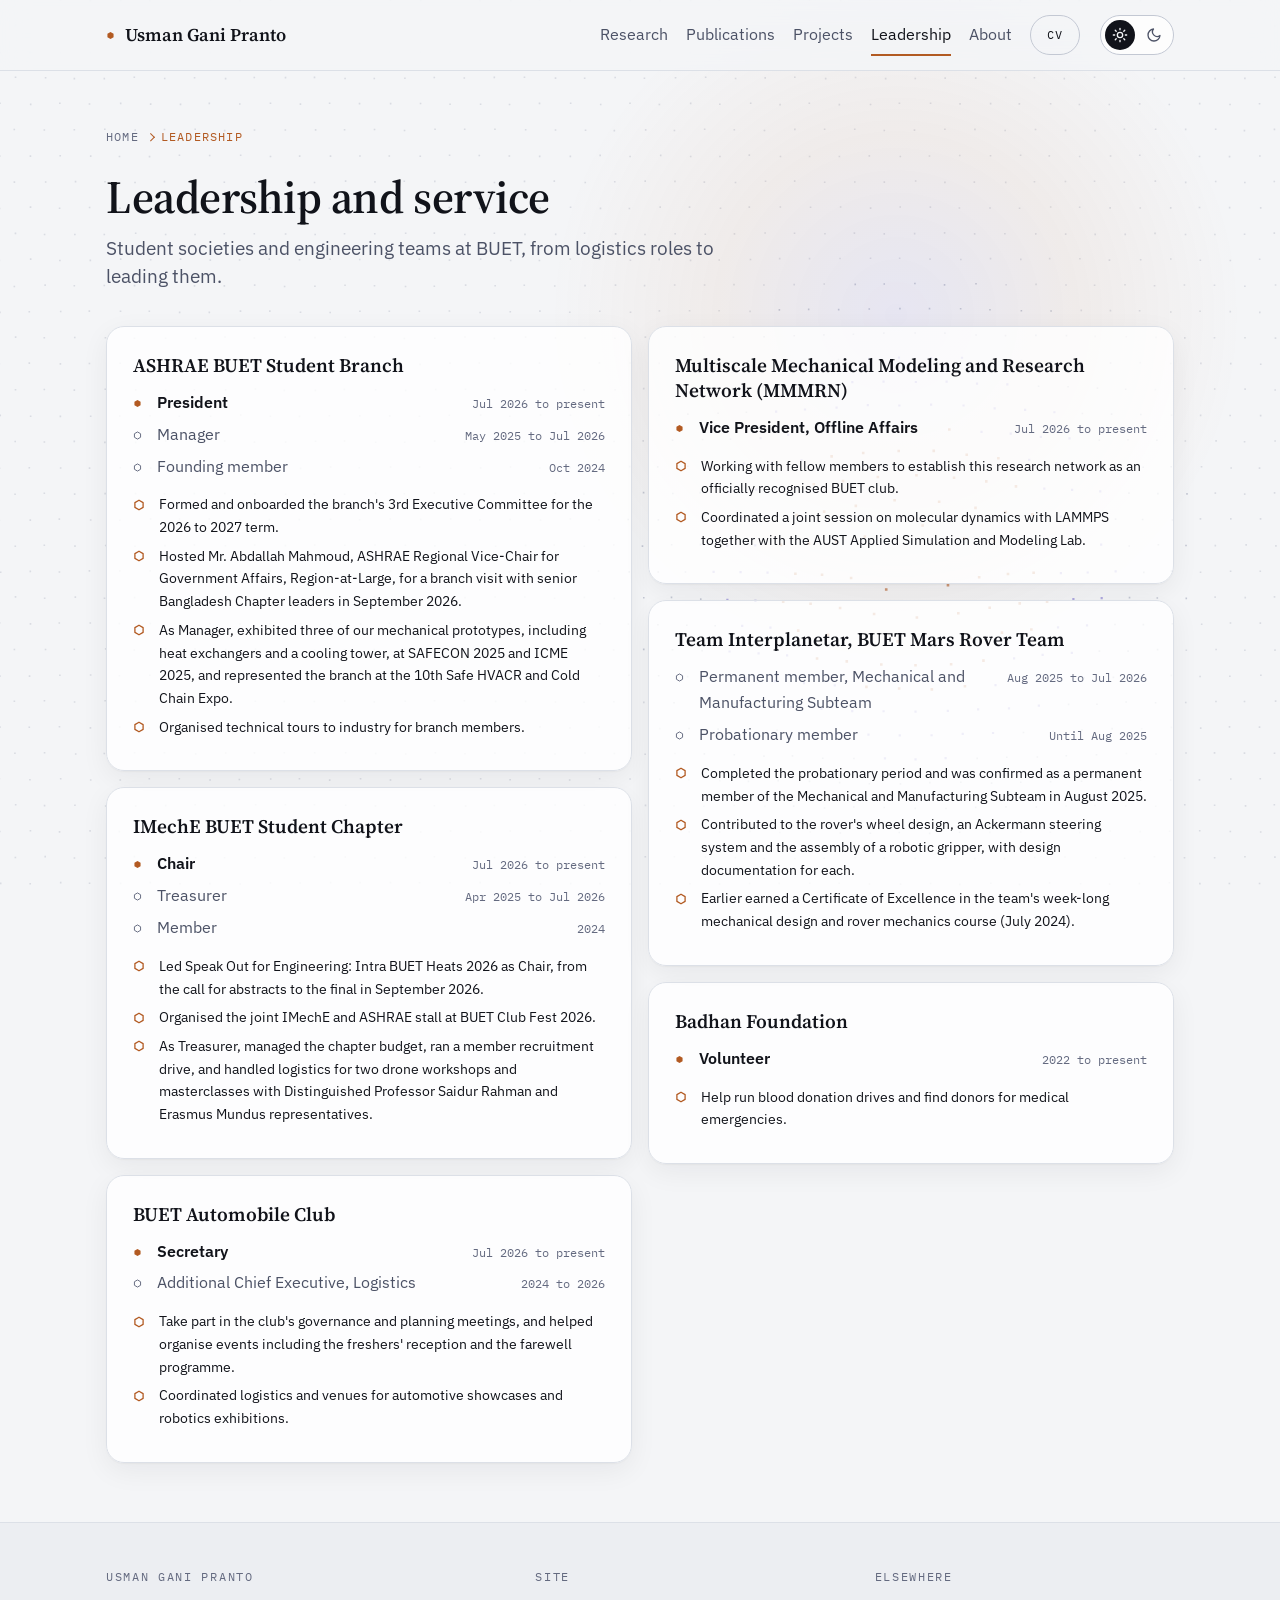
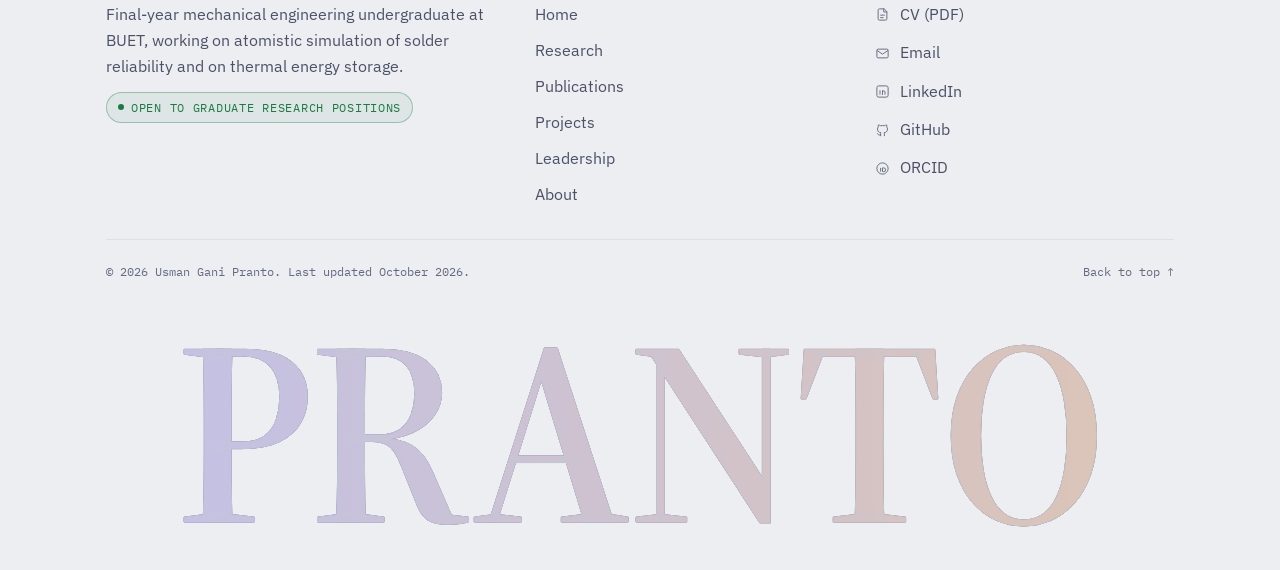
<file: leadership.html>
<!doctype html>
<html lang="en" data-theme="light">
<head>
<meta charset="utf-8">
<meta name="viewport" content="width=device-width, initial-scale=1, viewport-fit=cover">
<title>Leadership | Usman Gani Pranto</title>
<meta name="description" content="Leadership roles of Usman Gani Pranto at BUET: ASHRAE BUET Student Branch, IMechE BUET Student Chapter, BUET Automobile Club, MMMRN and Team Interplanetar.">
<meta property="og:title" content="Leadership | Usman Gani Pranto">
<meta property="og:description" content="Leadership roles of Usman Gani Pranto at BUET: ASHRAE BUET Student Branch, IMechE BUET Student Chapter, BUET Automobile Club, MMMRN and Team Interplanetar.">
<meta property="og:image" content="https://praaaanto.github.io/assets/portrait.jpg">
<meta property="og:url" content="https://praaaanto.github.io/leadership.html">
<meta property="og:type" content="website">
<meta name="theme-color" content="#F4F5F7">
<link rel="icon" href="data:image/svg+xml,%3Csvg xmlns='http://www.w3.org/2000/svg' viewBox='0 0 64 64'%3E%3Crect width='64' height='64' rx='14' fill='%230B0E18'/%3E%3Ccircle cx='22' cy='26' r='9' fill='%23B3ADF5'/%3E%3Ccircle cx='42' cy='40' r='9' fill='%23E8955A'/%3E%3Ccircle cx='44' cy='18' r='4' fill='%235D6684'/%3E%3Ccircle cx='18' cy='46' r='4' fill='%235D6684'/%3E%3C/svg%3E">
<script>(function(){var t='light';try{t=localStorage.getItem('theme')==='dark'?'dark':'light';}catch(e){}var d=document.documentElement;d.setAttribute('data-theme',t);d.classList.add('js');})();</script>
<link rel="preconnect" href="https://fonts.googleapis.com">
<link rel="preconnect" href="https://fonts.gstatic.com" crossorigin>
<link href="https://fonts.googleapis.com/css2?family=IBM+Plex+Mono:wght@400;500&family=IBM+Plex+Sans:ital,wght@0,400;0,500;0,600;1,400&family=Source+Serif+4:ital,opsz,wght@0,8..60,400..700;1,8..60,400..600&display=swap" rel="stylesheet">
<link rel="stylesheet" href="assets/site.css">
<link rel="stylesheet" href="assets/home.css">
</head>
<body>
<a class="skip" href="#main">Skip to content</a>
<canvas id="field" aria-hidden="true"></canvas>
<div class="glow" aria-hidden="true"></div>
<div class="progress" aria-hidden="true"></div>
<div class="cursor-ring" aria-hidden="true"></div>
<div class="cursor-dot" aria-hidden="true"></div>

<header class="top">
  <div class="wrap">
    <a class="brand" href="index.html"><span class="dot"></span><b>Usman Gani Pranto</b><small>/ ME, BUET</small></a>
    <nav class="nav" aria-label="Site">
      <a href="index.html#research">Research</a>
      <a href="index.html#publications">Publications</a>
      <a href="index.html#projects">Projects</a>
      <a href="leadership.html" class="active" aria-current="page">Leadership</a>
      <a href="about.html">About</a>
      <a class="cta" href="assets/Usman_Gani_Pranto_CV.pdf" target="_blank" rel="noopener">CV</a>
    </nav>
    <button class="theme-toggle" type="button" aria-label="Switch to dark mode" aria-pressed="false">
      <span class="sun" aria-hidden="true"><svg viewBox="0 0 24 24" fill="none" stroke="currentColor" stroke-width="2" stroke-linecap="round"><circle cx="12" cy="12" r="4"/><path d="M12 2v2M12 20v2M4.9 4.9l1.4 1.4M17.7 17.7l1.4 1.4M2 12h2M20 12h2M4.9 19.1l1.4-1.4M17.7 6.3l1.4-1.4"/></svg></span>
      <span class="moon" aria-hidden="true"><svg viewBox="0 0 24 24" fill="none" stroke="currentColor" stroke-width="2" stroke-linecap="round" stroke-linejoin="round"><path d="M21 12.8A9 9 0 1111.2 3a7 7 0 009.8 9.8z"/></svg></span>
    </button>
  </div>
</header>

<main id="main">

<div class="wrap page-intro">
  <ol class="crumbs" data-reveal><li><a href="index.html">Home</a></li><li aria-current="page">Leadership</li></ol>
  <h1 data-split>Leadership and service</h1>
  <p class="lede" data-reveal>Student societies and engineering teams at BUET, from logistics roles to leading them.</p>
</div>
<section class="block" id="roles" style="border-top:0;padding-top:0">
  <div class="wrap">
    <div class="org-cols">
      <article class="card org" id="ashrae" data-reveal><h3>ASHRAE BUET Student Branch</h3><ul class="roles"><li class="now"><span class="role">President</span><time>Jul 2026 to present</time></li><li><span class="role">Manager</span><time>May 2025 to Jul 2026</time></li><li><span class="role">Founding member</span><time>Oct 2024</time></li></ul><ul class="points"><li>Formed and onboarded the branch's 3rd Executive Committee for the 2026 to 2027 term.</li><li>Hosted Mr. Abdallah Mahmoud, ASHRAE Regional Vice-Chair for Government Affairs, Region-at-Large, for a branch visit with senior Bangladesh Chapter leaders in September 2026.</li><li>As Manager, exhibited three of our mechanical prototypes, including heat exchangers and a cooling tower, at SAFECON 2025 and ICME 2025, and represented the branch at the 10th Safe HVACR and Cold Chain Expo.</li><li>Organised technical tours to industry for branch members.</li></ul></article>
      <article class="card org" id="imeche" data-reveal><h3>IMechE BUET Student Chapter</h3><ul class="roles"><li class="now"><span class="role">Chair</span><time>Jul 2026 to present</time></li><li><span class="role">Treasurer</span><time>Apr 2025 to Jul 2026</time></li><li><span class="role">Member</span><time>2024</time></li></ul><ul class="points"><li>Led Speak Out for Engineering: Intra BUET Heats 2026 as Chair, from the call for abstracts to the final in September 2026.</li><li>Organised the joint IMechE and ASHRAE stall at BUET Club Fest 2026.</li><li>As Treasurer, managed the chapter budget, ran a member recruitment drive, and handled logistics for two drone workshops and masterclasses with Distinguished Professor Saidur Rahman and Erasmus Mundus representatives.</li></ul></article>
      <article class="card org" id="automobile" data-reveal><h3>BUET Automobile Club</h3><ul class="roles"><li class="now"><span class="role">Secretary</span><time>Jul 2026 to present</time></li><li><span class="role">Additional Chief Executive, Logistics</span><time>2024 to 2026</time></li></ul><ul class="points"><li>Take part in the club's governance and planning meetings, and helped organise events including the freshers' reception and the farewell programme.</li><li>Coordinated logistics and venues for automotive showcases and robotics exhibitions.</li></ul></article>
      <article class="card org" id="mmmrn" data-reveal><h3>Multiscale Mechanical Modeling and Research Network (MMMRN)</h3><ul class="roles"><li class="now"><span class="role">Vice President, Offline Affairs</span><time>Jul 2026 to present</time></li></ul><ul class="points"><li>Working with fellow members to establish this research network as an officially recognised BUET club.</li><li>Coordinated a joint session on molecular dynamics with LAMMPS together with the AUST Applied Simulation and Modeling Lab.</li></ul></article>
      <article class="card org" id="interplanetar" data-reveal><h3>Team Interplanetar, BUET Mars Rover Team</h3><ul class="roles"><li><span class="role">Permanent member, Mechanical and Manufacturing Subteam</span><time>Aug 2025 to Jul 2026</time></li><li><span class="role">Probationary member</span><time>Until Aug 2025</time></li></ul><ul class="points"><li>Completed the probationary period and was confirmed as a permanent member of the Mechanical and Manufacturing Subteam in August 2025.</li><li>Contributed to the rover's wheel design, an Ackermann steering system and the assembly of a robotic gripper, with design documentation for each.</li><li>Earlier earned a Certificate of Excellence in the team's week-long mechanical design and rover mechanics course (July 2024).</li></ul></article>
      <article class="card org" id="badhan" data-reveal><h3>Badhan Foundation</h3><ul class="roles"><li class="now"><span class="role">Volunteer</span><time>2022 to present</time></li></ul><ul class="points"><li>Help run blood donation drives and find donors for medical emergencies.</li></ul></article>
    </div>
  </div>
</section>

</main>

<footer>
  <div class="wrap">
    <div class="fgrid">
      <div>
        <h4>Usman Gani Pranto</h4>
        <p>Final-year mechanical engineering undergraduate at BUET, working on atomistic simulation of solder reliability and on thermal energy storage.</p>
        <ul class="chips" style="flex-direction:row;gap:8px"><li class="chip dot done">Open to graduate research positions</li></ul>
      </div>
      <div>
        <h4>Site</h4>
        <ul><li><a href="index.html">Home</a></li><li><a href="index.html#research">Research</a></li><li><a href="index.html#publications">Publications</a></li><li><a href="index.html#projects">Projects</a></li><li><a href="leadership.html">Leadership</a></li><li><a href="about.html">About</a></li></ul>
      </div>
      <div>
        <h4>Elsewhere</h4>
        <ul>
          <li><a href="assets/Usman_Gani_Pranto_CV.pdf" target="_blank" rel="noopener"><svg viewBox="0 0 24 24" fill="none" stroke="currentColor" stroke-width="1.6" stroke-linecap="round" stroke-linejoin="round"><path d="M14 3H7a2 2 0 00-2 2v14a2 2 0 002 2h10a2 2 0 002-2V8z"/><path d="M14 3v5h5M9 13h6M9 17h4"/></svg>CV (PDF)</a></li>
          <li><a href="mailto:praanto17@gmail.com"><svg viewBox="0 0 24 24" fill="none" stroke="currentColor" stroke-width="1.6"><rect x="3" y="5" width="18" height="14" rx="2"/><path d="M3 7l9 6 9-6"/></svg>Email</a></li>
          <li><a href="https://www.linkedin.com/in/praaaanto/" rel="noopener"><svg viewBox="0 0 24 24" fill="none" stroke="currentColor" stroke-width="1.6"><rect x="3" y="3" width="18" height="18" rx="3"/><path d="M8 10v7M8 7v.01M12 17v-4a2 2 0 014 0v4M12 10v7"/></svg>LinkedIn</a></li>
          <li><a href="https://github.com/praaaanto" rel="noopener"><svg viewBox="0 0 24 24" fill="none" stroke="currentColor" stroke-width="1.6"><path d="M9 19c-4 1.5-4-2-6-2.5M15 21v-3.5c0-1 .1-1.4-.5-2 2.8-.3 5.5-1.4 5.5-6a4.6 4.6 0 00-1.3-3.2 4.2 4.2 0 00-.1-3.2s-1.1-.3-3.5 1.3a12 12 0 00-6.2 0C6.5 2.8 5.4 3.1 5.4 3.1a4.2 4.2 0 00-.1 3.2A4.6 4.6 0 004 9.5c0 4.6 2.7 5.7 5.5 6-.6.6-.6 1.2-.5 2V21"/></svg>GitHub</a></li>
          <li><a href="https://orcid.org/0009-0005-6870-2118" rel="noopener"><svg viewBox="0 0 24 24" fill="none" stroke="currentColor" stroke-width="1.6"><circle cx="12" cy="12" r="9"/><path d="M9 8v.01M9 11v6M12 11v6h2a3 3 0 000-6z"/></svg>ORCID</a></li>
        </ul>
      </div>
    </div>
    <div class="fbar">
      <span>&copy; 2026 Usman Gani Pranto. Last updated October 2026.</span>
      <button type="button" id="totop">Back to top &uarr;</button>
    </div>
  </div>
  <div class="giant" aria-hidden="true">PRANTO</div>
</footer>

<script src="assets/site.js"></script>
</body>
</html>
</file>
<file: assets/site.css>
/* Usman Gani Pranto, shared site styles. Light theme is primary. */
:root{
  --bg:#F4F5F7;
  --bg-2:#ECEEF2;
  --panel:rgba(255,255,255,.80);
  --panel-solid:#FFFFFF;
  --panel-hover:rgba(255,255,255,.96);
  --line:#DCE0E7;
  --line-2:#C3C8D3;
  --text:#11131A;
  --muted:#4C5266;
  --faint:#646A80;
  --copper:#B25A22;
  --copper-2:#C76B30;
  --on-copper:#FFFFFF;
  --silver:#5B4FC4;
  --tin:#8B93A9;
  --ok:#1D7A45;
  --wax:#E7DFCF;
  --nav-bg:rgba(244,245,247,.84);
  --glow-a:rgba(91,79,196,.09);
  --glow-b:rgba(178,90,34,.06);
  --metal:linear-gradient(180deg,#11131A 0%,#2E3344 55%,#5F6579 100%);
  --shadow:0 1px 2px rgba(17,19,26,.04),0 8px 28px rgba(17,19,26,.06);
  --display:'Source Serif 4','Source Serif Pro',Georgia,'Times New Roman',serif;
  --body:'IBM Plex Sans','Segoe UI',system-ui,-apple-system,sans-serif;
  --mono:'IBM Plex Mono',ui-monospace,'Cascadia Mono',Consolas,monospace;
  --serif:'Source Serif 4','Source Serif Pro',Georgia,'Times New Roman',serif;
  /* Type scale: every font size on the site uses one of these seven steps */
  --fs-xs:12px;
  --fs-sm:14px;
  --fs-base:16px;
  --fs-md:18px;
  --fs-lg:clamp(19px,1.5vw,21px);
  --fs-xl:clamp(26px,2.4vw,32px);
  --fs-2xl:clamp(34px,3.6vw,46px);
  --space-section:clamp(40px,4.6vw,64px);
  --wrap:1180px;
  --gutter:clamp(20px,5vw,56px);
  --ease:cubic-bezier(.2,.7,.1,1);
  --hex:url("data:image/svg+xml,%3Csvg xmlns='http://www.w3.org/2000/svg' viewBox='0 0 24 24'%3E%3Cpath d='M12 2.5l8.2 4.75v9.5L12 21.5l-8.2-4.75v-9.5z' fill='none' stroke='black' stroke-width='2.6' stroke-linejoin='round'/%3E%3C/svg%3E");
  --hexfill:url("data:image/svg+xml,%3Csvg xmlns='http://www.w3.org/2000/svg' viewBox='0 0 24 24'%3E%3Cpath d='M12 2.5l8.2 4.75v9.5L12 21.5l-8.2-4.75v-9.5z'/%3E%3C/svg%3E");
  --atom:url("data:image/svg+xml,%3Csvg xmlns='http://www.w3.org/2000/svg' viewBox='0 0 24 24'%3E%3Ccircle cx='7' cy='8' r='4'/%3E%3Ccircle cx='17' cy='9' r='3'/%3E%3Ccircle cx='11' cy='17.5' r='3.5'/%3E%3C/svg%3E");
  color-scheme:light;
}
[data-theme="dark"]{
  --bg:#0B0E18;
  --bg-2:#0F1320;
  --panel:rgba(18,23,41,.72);
  --panel-solid:#121729;
  --panel-hover:rgba(22,28,49,.86);
  --line:#232A41;
  --line-2:#343C58;
  --text:#E8E9F1;
  --muted:#A3A9BF;
  --faint:#7C839C;
  --copper:#E8955A;
  --copper-2:#F2A66F;
  --on-copper:#0B0E18;
  --silver:#B3ADF5;
  --tin:#5D6684;
  --ok:#8BE0A8;
  --wax:#3A3C4C;
  --nav-bg:rgba(11,14,24,.80);
  --glow-a:rgba(179,173,245,.10);
  --glow-b:rgba(232,149,90,.05);
  --metal:linear-gradient(180deg,#FFFFFF 0%,#D7D9E3 48%,#8C92A8 100%);
  --shadow:none;
  color-scheme:dark;
}

*,*::before,*::after{box-sizing:border-box}
html{scroll-padding-top:92px;-webkit-text-size-adjust:100%;overflow-x:clip}
*{-webkit-tap-highlight-color:transparent}
body{margin:0;background:var(--bg);color:var(--text);font-family:var(--body);font-size:var(--fs-base);line-height:1.62;overflow-x:hidden;padding-bottom:env(safe-area-inset-bottom,0px)}
html.theme-fade body,html.theme-fade body *{transition:background-color .5s var(--ease),color .5s var(--ease),border-color .5s var(--ease),fill .5s var(--ease),stroke .5s var(--ease)!important}
::view-transition-old(root),::view-transition-new(root){animation:none;mix-blend-mode:normal}
img{max-width:100%;height:auto;display:block}
a{color:var(--text);text-decoration-color:var(--copper);text-decoration-thickness:1.5px;text-underline-offset:3px}
a:hover{color:var(--copper)}
:focus-visible{outline:2px solid var(--copper);outline-offset:3px;border-radius:3px}
::selection{background:var(--copper);color:var(--on-copper)}
.skip{position:absolute;left:-999px;top:12px;background:var(--copper);color:var(--on-copper);padding:10px 16px;z-index:200}
.skip:focus{left:12px}
.wrap{max-width:var(--wrap);margin:0 auto;padding:0 var(--gutter)}
main,footer{position:relative;z-index:2}
.sr{position:absolute;width:1px;height:1px;overflow:hidden;clip:rect(0 0 0 0);white-space:nowrap}

/* Ambient layers */
#field{position:fixed;inset:0;width:100%;height:100%;z-index:0;pointer-events:none}
.glow{position:fixed;left:0;top:0;width:720px;height:720px;margin:-360px 0 0 -360px;border-radius:50%;background:radial-gradient(circle,var(--glow-a) 0%,var(--glow-b) 35%,transparent 68%);z-index:1;pointer-events:none;will-change:transform;transform:translate(50vw,30vh)}
.progress{position:fixed;left:0;top:0;height:2px;width:100%;transform-origin:0 50%;transform:scaleX(0);background:linear-gradient(90deg,var(--silver),var(--copper));z-index:120}

/* Cursor */
.cursor-ring,.cursor-dot{position:fixed;left:0;top:0;pointer-events:none;z-index:150;border-radius:50%;opacity:0}
.cursor-ring{width:36px;height:36px;margin:-18px 0 0 -18px;border:1px solid var(--line-2);transition:opacity .3s,width .25s var(--ease),height .25s var(--ease),margin .25s var(--ease),border-color .25s,background-color .25s}
.cursor-dot{width:6px;height:6px;margin:-3px 0 0 -3px;background:var(--copper);transition:opacity .3s}
body.has-cursor .cursor-ring,body.has-cursor .cursor-dot{opacity:1}
body.cursor-hover .cursor-ring{width:56px;height:56px;margin:-28px 0 0 -28px;border-color:var(--copper);background-color:color-mix(in srgb,var(--copper) 9%,transparent)}
body.cursor-down .cursor-ring{width:28px;height:28px;margin:-14px 0 0 -14px}

/* Navigation */
.top{position:sticky;top:0;z-index:100;background:var(--nav-bg);backdrop-filter:blur(14px) saturate(140%);-webkit-backdrop-filter:blur(14px) saturate(140%);border-bottom:1px solid var(--line);padding-top:env(safe-area-inset-top,0px)}
.top .wrap{display:flex;align-items:center;justify-content:space-between;gap:20px;height:70px}
.brand{display:flex;align-items:center;gap:10px;text-decoration:none;white-space:nowrap}
.brand .dot{width:9px;height:9px;background:var(--copper);-webkit-mask:var(--hexfill) center/contain no-repeat;mask:var(--hexfill) center/contain no-repeat}
.brand b{font-family:var(--display);font-weight:600;font-size:var(--fs-md)}
.brand small{font-family:var(--mono);font-size:var(--fs-xs);color:var(--faint);letter-spacing:.06em}
.nav{display:flex;align-items:center;gap:22px;margin-left:auto;min-width:0}
@media (max-width:1420px){.nav{gap:18px}.brand small{display:none}}
.nav::-webkit-scrollbar{display:none}
.nav a{position:relative;font-size:var(--fs-base);color:var(--muted);text-decoration:none;white-space:nowrap;padding:12px 0}
.nav a::after{content:"";position:absolute;left:0;right:0;bottom:4px;height:1.5px;background:var(--copper);transform:scaleX(0);transform-origin:left;transition:transform .35s var(--ease)}
.nav a:hover,.nav a.active{color:var(--text)}
.nav a.active::after{transform:scaleX(1)}
.nav .cta{padding:9px 16px;border:1px solid var(--line-2);border-radius:999px;color:var(--text);font-family:var(--mono);font-size:var(--fs-xs);letter-spacing:.08em;text-transform:uppercase}
.nav .cta::after{display:none}
.nav .cta:hover{border-color:var(--copper);color:var(--copper)}
.theme-toggle{flex:none;position:relative;display:inline-flex;align-items:center;gap:4px;height:40px;padding:4px;border-radius:999px;border:1px solid var(--line-2);background:var(--panel);cursor:pointer;color:var(--muted)}
.theme-toggle span{position:relative;z-index:1;width:30px;height:30px;display:flex;align-items:center;justify-content:center;border-radius:50%;transition:color .3s}
.theme-toggle svg{width:16px;height:16px}
.theme-toggle::before{content:"";position:absolute;top:4px;left:4px;width:30px;height:30px;border-radius:50%;background:var(--text);transition:transform .45s var(--ease)}
[data-theme="dark"] .theme-toggle::before{transform:translateX(34px)}
.theme-toggle .sun{color:var(--bg)}
[data-theme="dark"] .theme-toggle .sun{color:var(--muted)}
[data-theme="dark"] .theme-toggle .moon{color:var(--bg)}
.theme-toggle:hover{border-color:var(--copper)}

/* Shared atoms */
.eyebrow{display:flex;align-items:center;flex-wrap:wrap;gap:10px;font-family:var(--mono);font-size:var(--fs-xs);letter-spacing:.14em;text-transform:uppercase;color:var(--copper);margin:0 0 18px}
.eyebrow::before{content:"";width:14px;height:14px;background:currentColor;-webkit-mask:var(--hex) center/contain no-repeat;mask:var(--hex) center/contain no-repeat;flex:none}
.eyebrow .count{color:var(--faint);padding-left:10px;border-left:1px solid var(--line-2)}
.pill{display:inline-flex;align-items:center;gap:10px;font-family:var(--mono);font-size:var(--fs-xs);color:var(--ok);padding:8px 14px;border:1px solid color-mix(in srgb,var(--ok) 30%,transparent);background:color-mix(in srgb,var(--ok) 7%,transparent);border-radius:999px;margin:0 0 24px}
.pulse{position:relative;width:8px;height:8px;border-radius:50%;background:var(--ok)}
.pulse::after{content:"";position:absolute;inset:0;border-radius:50%;background:var(--ok);animation:pulse 2.2s ease-out infinite}
@keyframes pulse{from{transform:scale(1);opacity:.7}to{transform:scale(3);opacity:0}}
.chip{display:inline-flex;align-items:center;gap:7px;font-family:var(--mono);font-size:var(--fs-xs);letter-spacing:.06em;text-transform:uppercase;padding:5px 11px;border-radius:999px;border:1px solid var(--line-2);color:var(--muted);white-space:nowrap;background:transparent;max-width:100%}
@media (max-width:640px){.chip{white-space:normal;line-height:1.35;border-radius:12px}}
.chip.dot::before{content:"";width:6px;height:6px;border-radius:50%;background:currentColor}
.chip.done{color:var(--ok);border-color:color-mix(in srgb,var(--ok) 35%,transparent);background:color-mix(in srgb,var(--ok) 7%,transparent)}
.chip.live{color:var(--copper);border-color:color-mix(in srgb,var(--copper) 38%,transparent);background:color-mix(in srgb,var(--copper) 7%,transparent)}
.chip.review{color:var(--silver);border-color:color-mix(in srgb,var(--silver) 38%,transparent);background:color-mix(in srgb,var(--silver) 7%,transparent)}
.chips{display:flex;flex-wrap:wrap;gap:8px;list-style:none;margin:0;padding:0}
.btn{display:inline-flex;align-items:center;gap:10px;min-height:48px;padding:0 22px;border-radius:999px;font-weight:600;font-size:var(--fs-base);text-decoration:none;border:1px solid var(--line-2);background:transparent;color:var(--text);cursor:pointer;font-family:var(--body);transition:border-color .25s,background-color .25s,color .25s}
.btn .arr{display:inline-block;transition:transform .3s var(--ease)}
.btn:hover .arr{transform:translateX(4px)}
.btn.primary{background:var(--copper);border-color:var(--copper);color:var(--on-copper)}
.btn.primary:hover{background:var(--copper-2);color:var(--on-copper)}
.btn:not(.primary):hover{border-color:var(--copper);color:var(--text)}
.btn.sm{min-height:42px;padding:0 18px;font-size:var(--fs-sm)}
.linkarrow{display:inline-flex;align-items:center;gap:8px;font-weight:600;text-decoration:none;color:var(--copper)}
.linkarrow .arr{transition:transform .3s var(--ease)}
.linkarrow:hover .arr{transform:translateX(4px)}

/* Reveal system */
.js [data-reveal]{opacity:0;transform:translateY(22px);transition:opacity .9s var(--ease),transform .9s var(--ease)}
.js [data-reveal].in{opacity:1;transform:none}
.w{display:inline-block;overflow:hidden;vertical-align:top;padding-bottom:.08em;margin-bottom:-.08em}
.w > span{display:inline-block;transform:translateY(105%);transition:transform .9s var(--ease)}
.in .w > span,.w.in > span{transform:none}

/* Viewfinder frame */
.finder{position:relative;padding:30px 14px 14px}
.finder .corner{position:absolute;width:18px;height:18px;border-color:var(--line-2);border-style:solid;border-width:0}
.finder .tl{left:0;top:0;border-left-width:1px;border-top-width:1px}
.finder .tr{right:0;top:0;border-right-width:1px;border-top-width:1px}
.finder .bl{left:0;bottom:0;border-left-width:1px;border-bottom-width:1px}
.finder .br{right:0;bottom:0;border-right-width:1px;border-bottom-width:1px}
.finder .label{position:absolute;top:4px;font-family:var(--mono);font-size:var(--fs-xs);letter-spacing:.12em;text-transform:uppercase;color:var(--faint)}
.finder .label.l{left:26px}.finder .label.r{right:26px}

/* Sections */
section.block{border-top:1px solid var(--line);padding:var(--space-section) 0}
.block > .wrap{display:grid;grid-template-columns:minmax(0,1fr);gap:clamp(22px,2.6vw,32px)}
.head{display:grid;grid-template-columns:minmax(0,1fr) minmax(0,1fr);column-gap:clamp(24px,4vw,64px);align-items:end}
.head .eyebrow{grid-column:1/-1}
.head h2{margin:0}
.head p:not(.eyebrow){justify-self:end;text-align:right}
.head h2:last-child{grid-column:1/-1}
.head h2{font-family:var(--display);font-weight:600;font-size:var(--fs-xl);line-height:1.15;letter-spacing:-.01em;margin:0 0 10px}
.head p{color:var(--muted);margin:0;font-size:var(--fs-base);max-width:46ch}
.head .eyebrow{color:var(--copper);margin:0 0 12px;max-width:none}
.body > * + *{margin-top:28px}
h3{font-family:var(--display);font-weight:600;font-size:var(--fs-lg);line-height:1.3;margin:0 0 6px;letter-spacing:0}
.meta{font-family:var(--mono);font-size:var(--fs-xs);letter-spacing:.03em;color:var(--faint);margin:0 0 14px}
p{margin:0 0 12px;max-width:72ch}
ul.points{list-style:none;margin:0;padding:0;max-width:68ch}
ul.points li{position:relative;padding-left:26px;margin-bottom:10px}
ul.points li::before{content:"";position:absolute;left:0;top:.42em;width:12px;height:12px;background:var(--copper);-webkit-mask:var(--hex) center/contain no-repeat;mask:var(--hex) center/contain no-repeat}
.subhead{display:flex;align-items:center;gap:12px;font-family:var(--mono);font-size:var(--fs-xs);letter-spacing:.14em;text-transform:uppercase;color:var(--muted);margin:0 0 16px}
.subhead::after{content:"";flex:1;height:1px;background:var(--line)}
figure{margin:0}
figure img{border-radius:16px;border:1px solid var(--line)}
figcaption{font-family:var(--mono);font-size:var(--fs-xs);color:var(--faint);margin-top:12px;letter-spacing:.02em}
.card{background:var(--panel);border:1px solid var(--line);border-radius:18px;box-shadow:var(--shadow);transition:border-color .35s,background-color .35s}
.card:hover{border-color:var(--line-2);background:var(--panel-hover)}
.ico{width:40px;height:40px;border-radius:11px;border:1px solid var(--line-2);display:inline-flex;align-items:center;justify-content:center;color:var(--copper);flex:none;transition:background-color .3s,border-color .3s}
.ico svg{width:20px;height:20px}
.card:hover .ico{background:color-mix(in srgb,var(--copper) 10%,transparent);border-color:color-mix(in srgb,var(--copper) 40%,transparent)}

/* Footer */
footer{border-top:1px solid var(--line);background:var(--bg-2);overflow:hidden}
.fgrid{display:grid;grid-template-columns:minmax(0,1.3fr) minmax(0,1fr) minmax(0,1fr);gap:40px;padding:44px 0 32px}
.fgrid h4{font-family:var(--mono);font-weight:400;font-size:var(--fs-xs);letter-spacing:.14em;text-transform:uppercase;color:var(--faint);margin:0 0 16px}
.fgrid p{color:var(--muted);font-size:var(--fs-base)}
.fgrid ul{list-style:none;margin:0;padding:0;display:flex;flex-direction:column;gap:10px}
.fgrid ul a{text-decoration:none;color:var(--muted);display:inline-flex;align-items:center;gap:10px}
.fgrid ul a:hover{color:var(--text)}
.fgrid ul svg{width:15px;height:15px;opacity:.8}
.fbar{display:flex;flex-wrap:wrap;justify-content:space-between;gap:12px;padding:22px 0;border-top:1px solid var(--line);font-family:var(--mono);font-size:var(--fs-xs);color:var(--faint)}
.fbar button{appearance:none;background:none;border:0;color:var(--faint);font:inherit;cursor:pointer;padding:0}
.fbar button:hover{color:var(--copper)}
.giant{display:block;width:max-content;max-width:none;margin-left:auto!important;margin-right:auto!important;white-space:nowrap;font-family:var(--display);font-weight:600;font-size:clamp(64px,17vw,250px);line-height:.95;letter-spacing:-.01em;text-align:center;color:transparent;-webkit-text-stroke:1px var(--line-2);margin:4px 0 0;padding-bottom:.06em;user-select:none;background:linear-gradient(90deg,var(--silver),var(--copper));-webkit-background-clip:text;background-clip:text;background-size:0% 100%;background-repeat:no-repeat;transition:background-size 1.4s var(--ease)}
.giant.in{background-size:100% 100%;-webkit-text-fill-color:color-mix(in srgb,var(--bg-2) 72%,transparent)}

/* Breadcrumbs */
.crumbs{display:flex;flex-wrap:wrap;align-items:center;gap:8px;list-style:none;margin:0 0 26px;padding:0;font-family:var(--mono);font-size:var(--fs-xs);letter-spacing:.1em;text-transform:uppercase;color:var(--faint)}
.crumbs a{color:var(--faint);text-decoration:none}
.crumbs a:hover{color:var(--copper)}
.crumbs li+li::before{content:"";display:inline-block;width:6px;height:6px;margin-right:8px;border-right:1.5px solid currentColor;border-top:1.5px solid currentColor;transform:rotate(45deg) translateY(-1px)}
.crumbs [aria-current]{color:var(--copper)}

@media (max-width: 960px){
  .head{grid-template-columns:minmax(0,1fr)}
  .head p:not(.eyebrow){justify-self:start;text-align:left;margin-top:8px}
  .fgrid{grid-template-columns:minmax(0,1fr) minmax(0,1fr)}
  .fgrid > div:first-child{grid-column:1/-1}
}
@media (max-width: 640px){
  .top .wrap{height:auto;flex-wrap:wrap;padding-top:10px;padding-bottom:2px;gap:6px 12px}
  .nav{order:3;width:100%;margin-left:0}
  .theme-toggle{margin-left:auto}
  .brand small{display:none}
}
@media (prefers-reduced-motion: reduce){
  *,*::before,*::after{animation:none!important;transition:none!important}
  .js [data-reveal]{opacity:1;transform:none}
  .w > span{transform:none}
  .glow{display:none}
}

/* Mobile menu (built by site.js) */
.menu-btn{display:none;flex:none;align-items:center;gap:8px;height:40px;padding:0 14px;border-radius:999px;border:1px solid var(--line-2);background:var(--panel);color:var(--text);font:500 var(--fs-sm) var(--mono);letter-spacing:.08em;text-transform:uppercase;cursor:pointer}
.menu-btn i{position:relative;width:16px;height:10px}
.menu-btn i::before,.menu-btn i::after{content:"";position:absolute;left:0;right:0;height:1.5px;background:currentColor;transition:transform .35s var(--ease),top .35s var(--ease)}
.menu-btn i::before{top:1px}.menu-btn i::after{top:8px}
.menu-btn[aria-expanded="true"] i::before{top:4.5px;transform:rotate(45deg)}
.menu-btn[aria-expanded="true"] i::after{top:4.5px;transform:rotate(-45deg)}
.menu-sheet{position:fixed;inset:0;z-index:90;background:color-mix(in srgb,var(--bg) 94%,transparent);backdrop-filter:blur(16px);-webkit-backdrop-filter:blur(16px);padding:calc(84px + env(safe-area-inset-top,0px)) var(--gutter) calc(32px + env(safe-area-inset-bottom,0px));display:flex;flex-direction:column;overflow-y:auto;opacity:0;visibility:hidden;transition:opacity .35s var(--ease),visibility .35s}
.menu-sheet.open{opacity:1;visibility:visible}
.menu-sheet nav{display:flex;flex-direction:column;border-top:1px solid var(--line)}
.menu-sheet a{display:flex;align-items:baseline;gap:14px;padding:14px 2px;border-bottom:1px solid var(--line);font-family:var(--display);font-weight:600;font-size:var(--fs-xl);letter-spacing:-.01em;color:var(--text);text-decoration:none;transform:translateY(14px);opacity:0;transition:transform .5s var(--ease),opacity .5s var(--ease),color .2s}
.menu-sheet a small{font-family:var(--mono);font-weight:400;font-size:var(--fs-xs);color:var(--faint);letter-spacing:.08em;min-width:24px}
.menu-sheet.open a{transform:none;opacity:1}
.menu-sheet a:active,.menu-sheet a.active{color:var(--copper)}
.menu-sheet .sheet-foot{margin-top:auto;padding-top:28px;font-family:var(--mono);font-size:var(--fs-xs);color:var(--faint);display:flex;flex-wrap:wrap;gap:18px}
.menu-sheet .sheet-foot a{all:unset;cursor:pointer;color:var(--muted);text-decoration:underline;text-decoration-color:var(--copper);text-underline-offset:3px}
body.menu-open{overflow:hidden}
@media (max-width:1100px){
  .js .nav{display:none}
  .js .menu-btn{display:inline-flex}
  .js .top .wrap{flex-wrap:nowrap;height:64px;padding-top:0;padding-bottom:0;gap:10px}
  .js .theme-toggle{margin-left:auto}
  html{scroll-padding-top:80px}
}
@media (hover:none){
  .glow{display:none}
  .card:hover{background:var(--panel);border-color:var(--line)}
}
</file>
<file: assets/home.css>
/* Homepage, About and Leadership. Sizes come only from the --fs-* scale in site.css. */

/* Hero */
.hero{display:grid;grid-template-columns:minmax(0,1.1fr) minmax(0,.9fr);gap:clamp(28px,4vw,64px);align-items:center;padding:clamp(24px,3.2vw,44px) 0 clamp(24px,3vw,36px)}
.hello{display:flex;align-items:center;gap:12px;font-family:var(--mono);font-size:var(--fs-sm);color:var(--muted);margin:0 0 14px}
.hello img{width:52px;height:52px;border-radius:50%;object-fit:cover;border:1px solid var(--line-2)}
.hero h1{font-family:var(--display);font-weight:600;font-size:var(--fs-2xl);line-height:1.08;letter-spacing:-.01em;margin:0 0 14px}
.hero h1 .line{display:block;overflow:hidden;padding-bottom:.08em}
.hero h1 .line > span{display:inline-block;background:var(--metal);-webkit-background-clip:text;background-clip:text;color:transparent}
.js .hero h1 .line > span{transform:translateY(105%);animation:rise 1.1s var(--ease) forwards}
@keyframes rise{to{transform:none}}
.lede{font-size:var(--fs-lg);line-height:1.45;font-weight:500;max-width:40ch;margin:0 0 12px}
.sublede{color:var(--muted);max-width:56ch;margin:0 0 22px}
.actions{display:flex;flex-wrap:wrap;gap:10px;margin-bottom:18px}
.profiles{display:flex;flex-wrap:wrap;gap:20px;font-size:var(--fs-sm)}
.profiles a{color:var(--muted)}
.profiles a:hover{color:var(--copper)}
.btn .dl{flex:none}
.viewport{position:relative;background:radial-gradient(circle at 50% 45%,var(--panel-solid) 0%,var(--bg-2) 75%);border:1px solid var(--line);border-radius:16px;overflow:hidden;box-shadow:var(--shadow)}
.viewport canvas{display:block;width:100%;aspect-ratio:1/1}
.hero .finder{max-width:430px;margin-left:auto}
.switch{position:absolute;left:14px;top:14px;display:flex;gap:4px;background:var(--nav-bg);border:1px solid var(--line);border-radius:999px;padding:4px;max-width:calc(100% - 28px)}
.switch button{appearance:none;border:0;background:transparent;color:var(--muted);font:500 var(--fs-sm)/1 var(--body);padding:9px 13px;border-radius:999px;cursor:pointer;min-height:36px;transition:background-color .3s,color .3s}
.switch button[aria-pressed="true"]{background:var(--text);color:var(--bg)}
.legend{position:absolute;left:16px;bottom:14px;display:flex;flex-wrap:wrap;gap:12px;font-size:var(--fs-xs);color:var(--muted)}
.legend span{display:inline-flex;align-items:center;gap:6px}
.legend i{width:9px;height:9px;border-radius:50%;display:inline-block}
.readout{position:absolute;right:16px;bottom:14px;font-family:var(--mono);font-size:var(--fs-xs);letter-spacing:.06em;color:var(--faint);text-transform:uppercase}
.caption{font-size:var(--fs-sm);color:var(--muted);margin:10px 4px 0;max-width:52ch;margin-left:auto}
.hero .finder + .caption{max-width:430px}

/* At a glance */
.glance{display:grid;grid-template-columns:repeat(4,minmax(0,1fr));gap:1px;background:var(--line);border:1px solid var(--line);border-radius:16px;overflow:hidden;margin:0 0 clamp(36px,4vw,52px)}
.glance > div{background:var(--panel-solid);padding:16px 18px;display:flex;flex-direction:column;gap:4px}
.glance dt{display:flex;align-items:center;gap:8px;font-family:var(--mono);font-size:var(--fs-xs);letter-spacing:.1em;text-transform:uppercase;color:var(--copper)}
.glance dt svg{width:15px;height:15px;flex:none}
.glance dd{margin:0}
.glance dd b{display:block;font-weight:600;line-height:1.35}
.glance dd span{display:block;color:var(--muted);font-size:var(--fs-sm);line-height:1.45;margin-top:2px}

/* Compact section heads on the overview pages */
.shead{display:flex;flex-wrap:wrap;align-items:flex-end;justify-content:space-between;gap:10px 24px;margin:0 0 clamp(18px,2.2vw,26px)}
.shead .eyebrow{margin:0 0 8px}
.shead h2{font-family:var(--display);font-weight:600;font-size:var(--fs-xl);line-height:1.15;letter-spacing:-.01em;margin:0}
.shead .linkarrow{font-size:var(--fs-sm);white-space:nowrap}
section.sec{border-top:1px solid var(--line);padding:var(--space-section) 0}

/* Research cards */
.duo-cards{display:grid;grid-template-columns:repeat(2,minmax(0,1fr));gap:16px}
.rcard{display:flex;flex-direction:column;overflow:hidden;color:var(--text);text-decoration:none}
.rcard .pic{aspect-ratio:16/8;overflow:hidden;border-bottom:1px solid var(--line);background:var(--bg-2)}
.rcard .pic img{width:100%;height:100%;object-fit:cover;transition:transform .8s var(--ease)}
.rcard:hover .pic img{transform:scale(1.03)}
.rcard .in{padding:20px 22px 22px;display:flex;flex-direction:column;gap:8px;flex:1}
.rcard .chip{align-self:flex-start}
.rcard h3{margin:2px 0 0}
.rcard .meta{margin:0}
.rcard p{color:var(--muted);margin:0}
.rcard .chips{margin-top:4px}
.rcard .linkarrow{margin-top:auto;padding-top:6px;font-size:var(--fs-sm)}
a.rcard:hover{color:var(--text);border-color:var(--copper)}
a.rcard:hover .arr{transform:translateX(4px)}

/* Publications */
.publist{padding:4px 0}
.pubrow{display:grid;grid-template-columns:72px minmax(0,1fr) auto;gap:6px 24px;align-items:start;padding:20px 24px;border-bottom:1px solid var(--line)}
.pubrow:last-child{border-bottom:0}
.pubrow .year{font-family:var(--display);font-weight:600;font-size:var(--fs-xl);line-height:1;color:var(--copper)}
.pubrow .title{font-family:var(--serif);font-style:italic;font-size:var(--fs-lg);line-height:1.3;margin:0 0 6px;max-width:62ch}
.pubrow .authors,.pubrow .venue{font-size:var(--fs-sm);color:var(--muted);margin:0}
.pubrow .authors strong{color:var(--text);font-weight:600}
.pubrow .side{display:flex;flex-direction:column;align-items:flex-end;gap:10px}
.pubrow .side .linkarrow{font-size:var(--fs-sm)}
.pubnote{display:flex;flex-wrap:wrap;gap:6px 22px;font-family:var(--mono);font-size:var(--fs-xs);color:var(--faint);margin:14px 2px 0}
.pubnote a{color:var(--muted)}

/* Project cards */
.tri{display:grid;grid-template-columns:repeat(3,minmax(0,1fr));gap:16px}
.pcard{display:flex;flex-direction:column;overflow:hidden;color:var(--text);text-decoration:none}
.pcard .pic{aspect-ratio:4/3;overflow:hidden;border-bottom:1px solid var(--line);background:var(--bg-2);position:relative}
.pcard .pic img{width:100%;height:100%;object-fit:cover;transition:transform .8s var(--ease)}
.pcard:hover .pic img{transform:scale(1.04)}
.pcard .pic svg.ill{position:absolute;inset:0;width:100%;height:100%}
.pcard .in{padding:16px 18px 18px;display:flex;flex-direction:column;gap:6px;flex:1}
.pcard h3{margin:0}
.pcard .meta{margin:0}
.pcard p{color:var(--muted);font-size:var(--fs-sm);margin:0}
.pcard .foot{display:flex;flex-wrap:wrap;align-items:center;justify-content:space-between;gap:8px;margin-top:auto;padding-top:8px}
.pcard .foot .linkarrow{font-size:var(--fs-sm)}
a.pcard:hover{color:var(--text);border-color:var(--copper)}
a.pcard:hover .arr{transform:translateX(4px)}

/* Role list */
.rolelist{list-style:none;margin:0;padding:4px 0}
.rolelist li{display:grid;grid-template-columns:14px minmax(0,1.1fr) minmax(0,1.3fr) auto;gap:16px;align-items:baseline;padding:13px 22px;border-bottom:1px solid var(--line)}
.rolelist li:last-child{border-bottom:0}
.rolelist li::before{content:"";width:9px;height:9px;background:var(--faint);-webkit-mask:var(--hex) center/contain no-repeat;mask:var(--hex) center/contain no-repeat}
.rolelist li.now::before{background:var(--copper);-webkit-mask:var(--hexfill) center/contain no-repeat;mask:var(--hexfill) center/contain no-repeat}
.rolelist b{font-weight:600}
.rolelist span{color:var(--muted)}
.rolelist time{font-family:var(--mono);font-size:var(--fs-xs);color:var(--faint);white-space:nowrap}

/* Contact */
.contact-card{display:grid;grid-template-columns:minmax(0,1fr) auto;gap:20px 40px;align-items:center;padding:clamp(22px,3vw,34px)}
.contact-card h2{font-family:var(--display);font-weight:600;font-size:var(--fs-xl);line-height:1.15;margin:0 0 8px}
.contact-card p{color:var(--muted);margin:0 0 14px}
.mailrow{display:flex;flex-wrap:wrap;align-items:center;gap:12px}
.mail{font-size:var(--fs-lg);font-weight:500}
.copy{font-family:var(--mono);font-size:var(--fs-xs);letter-spacing:.08em;text-transform:uppercase}
.contact-card .stack{display:flex;flex-direction:column;gap:10px;align-items:stretch}
.contact-card .stack .btn{justify-content:center}
.cvnote{font-family:var(--mono);font-size:var(--fs-xs);color:var(--faint);text-align:center}

/* Page intro for About and Leadership */
.page-intro{padding-top:clamp(32px,4.5vw,56px);padding-bottom:clamp(24px,3vw,36px)}
.page-intro h1{font-family:var(--display);font-weight:600;font-size:var(--fs-2xl);line-height:1.08;letter-spacing:-.01em;margin:0 0 12px}
.page-intro .lede{color:var(--muted);font-weight:400;max-width:60ch;margin:0}

/* About */
.about{display:grid;grid-template-columns:minmax(0,1fr) minmax(0,300px);gap:clamp(24px,4vw,48px);align-items:start}
.about .finder{padding:26px 12px 12px}
.about .finder img{aspect-ratio:4/5;object-fit:cover;object-position:72% 50%;border-radius:12px}
.facts{display:grid;grid-template-columns:repeat(3,minmax(0,1fr));gap:1px;background:var(--line);border:1px solid var(--line);border-radius:14px;overflow:hidden;margin-top:18px}
.facts div{background:var(--panel-solid);padding:14px 16px}
.facts dt{font-family:var(--mono);font-size:var(--fs-xs);letter-spacing:.1em;text-transform:uppercase;color:var(--faint);margin-bottom:4px}
.facts dd{margin:0;font-weight:500}
.split{display:grid;grid-template-columns:minmax(0,1fr) minmax(0,1fr);gap:clamp(20px,3vw,36px);align-items:start}
.timeline{list-style:none;margin:0;padding:0 0 0 26px;position:relative}
.timeline::before{content:"";position:absolute;left:5px;top:8px;bottom:8px;width:1px;background:linear-gradient(var(--copper),var(--line) 40%)}
.timeline li{position:relative;padding:0 0 22px}
.timeline li:last-child{padding-bottom:0}
.timeline li::before{content:"";position:absolute;left:-26px;top:6px;width:12px;height:12px;background:var(--line-2);-webkit-mask:var(--hexfill) center/contain no-repeat;mask:var(--hexfill) center/contain no-repeat}
.timeline li:first-child::before{background:var(--copper)}
.timeline .meta{margin-bottom:4px}
.timeline h3{margin-bottom:4px}
.timeline p{color:var(--muted);margin:0}
.grid3{display:grid;grid-template-columns:repeat(3,minmax(0,1fr));gap:14px}
.grid2{display:grid;grid-template-columns:repeat(2,minmax(0,1fr));gap:14px}
.award{padding:18px 20px;display:flex;flex-direction:column;gap:6px}
.award .ico{margin-bottom:6px;width:36px;height:36px;border-radius:10px}
.award .ico svg{width:18px;height:18px}
.award small{font-family:var(--mono);font-size:var(--fs-xs);letter-spacing:.08em;text-transform:uppercase;color:var(--faint)}
.award strong{font-weight:600;line-height:1.35}
.award span{color:var(--muted);font-size:var(--fs-sm);line-height:1.5}
.exp{padding:18px 20px}
.exp .meta{margin-bottom:4px}
.exp h3{margin-bottom:6px}
.exp p{color:var(--muted);font-size:var(--fs-sm);margin:0}
.skill{padding:16px 18px}
.skill small{display:block;font-family:var(--mono);font-size:var(--fs-xs);letter-spacing:.1em;text-transform:uppercase;color:var(--faint);margin-bottom:10px}
.subhead{margin-bottom:12px}

/* Leadership */
.org-cols{columns:2 420px;column-gap:16px}
.org{break-inside:avoid;margin:0 0 16px;padding:clamp(18px,2.4vw,26px);display:block}
.org h3{margin-bottom:12px}
.roles{list-style:none;margin:0 0 14px;padding:0;display:flex;flex-direction:column;gap:6px}
.roles li{display:grid;grid-template-columns:14px minmax(0,1fr) auto;gap:10px;align-items:baseline}
.roles li::before{content:"";width:9px;height:9px;background:var(--faint);-webkit-mask:var(--hex) center/contain no-repeat;mask:var(--hex) center/contain no-repeat}
.roles li.now::before{background:var(--copper);-webkit-mask:var(--hexfill) center/contain no-repeat;mask:var(--hexfill) center/contain no-repeat}
.roles .role{font-weight:600}
.roles li:not(.now) .role{font-weight:400;color:var(--muted)}
.roles time{font-family:var(--mono);font-size:var(--fs-xs);color:var(--faint);white-space:nowrap}
.org ul.points li{font-size:var(--fs-sm);margin-bottom:6px}
.org ul.points li::before{top:.38em}

@media (max-width: 1024px){
  .glance{grid-template-columns:repeat(2,minmax(0,1fr))}
}
@media (max-width: 960px){
  .hero{grid-template-columns:minmax(0,1fr)}
  .hero .finder,.hero .finder + .caption{max-width:none;margin-left:0}
  .duo-cards,.split{grid-template-columns:minmax(0,1fr)}
  .tri,.grid3{grid-template-columns:repeat(2,minmax(0,1fr))}
  .about{grid-template-columns:minmax(0,1fr)}
  .about .finder{max-width:340px}
  .rolelist li{grid-template-columns:14px minmax(0,1fr) auto;row-gap:2px}
  .rolelist li span{grid-column:2/3;grid-row:2}
  .contact-card{grid-template-columns:minmax(0,1fr)}
}
@media (max-width: 640px){
  .glance,.tri,.grid3,.grid2,.facts{grid-template-columns:minmax(0,1fr)}
  .pubrow{grid-template-columns:minmax(0,1fr);padding:18px}
  .pubrow .side{align-items:flex-start;flex-direction:row;flex-wrap:wrap}
  .rolelist li{padding:12px 16px;grid-template-columns:14px minmax(0,1fr)}
  .rolelist time{grid-column:2}
  .roles li{grid-template-columns:14px minmax(0,1fr)}
  .roles time{grid-column:2}
  .switch button{padding:9px 10px}
  .readout{display:none}
  .hero{padding-top:22px}
  .pcard{flex-direction:row}
  .pcard .pic{flex:0 0 116px;aspect-ratio:auto;border-bottom:0;border-right:1px solid var(--line)}
  .pcard .in{padding:14px 14px 14px 16px}
  .pcard p{display:none}
  .rcard .pic{aspect-ratio:16/7}
}
@media (prefers-reduced-motion: reduce){ .js .hero h1 .line > span{transform:none} }
@media (hover:none){
  a.rcard:hover .pic img,a.pcard:hover .pic img{transform:none}
}

.hero .pill{margin-bottom:16px}
</file>
